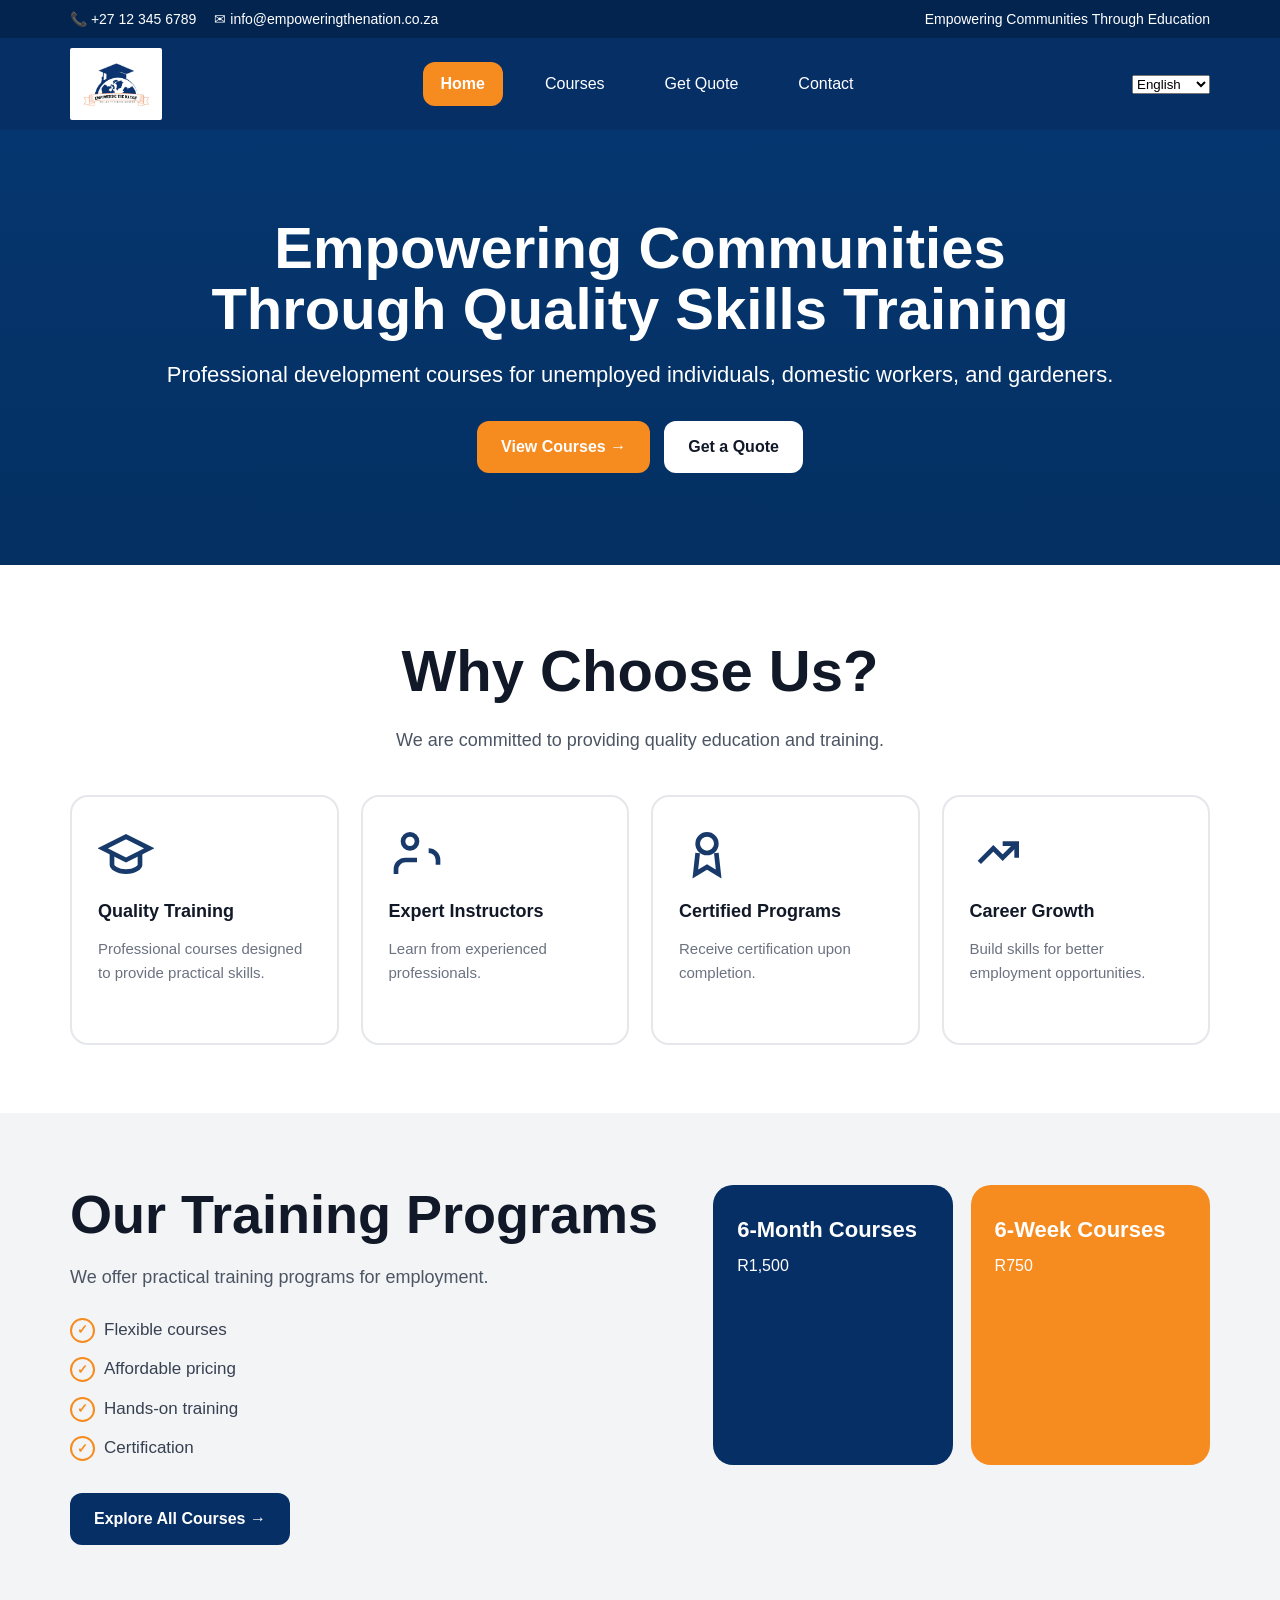
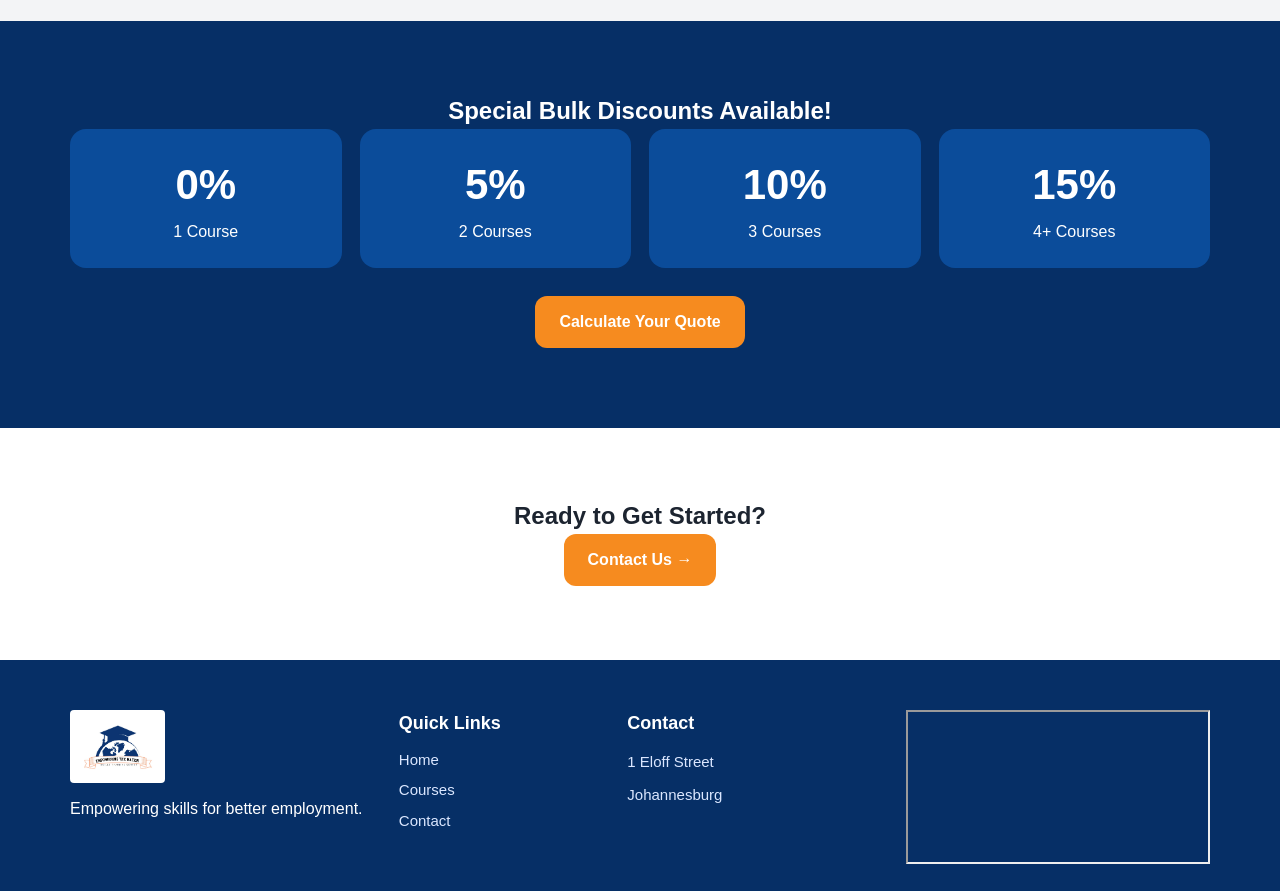
<file: index.html>
<!DOCTYPE html>
<html lang="en">
<head>
  <meta charset="UTF-8" />
  <meta name="viewport" content="width=device-width, initial-scale=1.0"/>
  <title>Empowering the Nation | Home</title>
  <link rel="stylesheet" href="styles.css"/>
</head>
<body>

<!-- TOP BAR -->
<div class="top-bar" id="top-bar">
  <div class="container top-bar-inner" id="top-bar-inner">

    <div class="top-left" id="top-left">
      <span id="phone-text">📞 +27 12 345 6789</span>
      <span id="email-text">✉ info@empoweringthenation.co.za</span>
    </div>

    <div class="top-right" id="top-right">
      <span id="top-message">Empowering Communities Through Education</span>
    </div>

  </div>
</div>

<!-- HEADER -->
<header class="main-header" id="main-header">

  <div class="container nav-wrap" id="nav-wrap">

    <img 
      src="images/logo.png" 
      class="logo-img"
      id="logo-img"
      alt="Empowering the Nation Logo"
    />

    <!-- NAVIGATION -->
    <nav class="main-nav" id="main-nav">
      <a class="nav-link active" id="nav-home" href="index.html">Home</a>
      <a class="nav-link" id="nav-courses" href="training-programs.html">Courses</a>
      <a class="nav-link" id="nav-quote" href="get-quote.html">Get Quote</a>
      <a class="nav-link" id="nav-contact" href="contact.html">Contact</a>
    </nav>

   <select id="language">
  <option value="en">English</option>
  <option value="zu">Zulu</option>
  <option value="xh">Xhosa</option>
  <option value="af">Afrikaans</option>
  <option value="st">Sesotho</option>
</select>

  </div>

</header>

<!-- HERO SECTION -->
<section class="hero" id="hero-section">

  <div class="container" id="hero-container">

    <h1 id="hero-title">
      Empowering Communities Through Quality Skills Training
    </h1>

    <p class="hero-text" id="hero-text">
      Professional development courses for unemployed individuals, domestic workers, and gardeners.
    </p>

    <div class="hero-buttons" id="hero-buttons">

      <a 
        href="training-programs.html" 
        class="btn btn-primary"
        id="view-courses-btn"
      >
        View Courses →
      </a>

      <a 
        href="get-quote.html" 
        class="btn btn-light"
        id="get-quote-btn"
      >
        Get a Quote
      </a>

    </div>

  </div>

</section>

<!-- WHY SECTION -->
<section class="why-section" id="why-section">

  <div class="container" id="why-container">

    <h2 id="why-title">Why Choose Us?</h2>

    <p class="section-subtext" id="why-text">
      We are committed to providing quality education and training.
    </p>

    <!-- FEATURES -->
    <div class="features-grid" id="features-grid">

      <!-- FEATURE 1 -->
      <div class="feature-card" id="feature-card-1">

        <div class="feature-icon" id="feature-icon-1">
          <svg viewBox="0 0 24 24" stroke="currentColor" fill="none" stroke-width="2">
            <path d="M2 10l10-5 10 5-10 5-10-5z"></path>
            <path d="M6 12v5c0 1 2 3 6 3s6-2 6-3v-5"></path>
          </svg>
        </div>

        <h3 id="quality-title">Quality Training</h3>

        <p id="quality-text">
          Professional courses designed to provide practical skills.
        </p>

      </div>

      <!-- FEATURE 2 -->
      <div class="feature-card" id="feature-card-2">

        <div class="feature-icon" id="feature-icon-2">
          <svg viewBox="0 0 24 24" stroke="currentColor" fill="none" stroke-width="2">
            <circle cx="9" cy="7" r="3"></circle>
            <path d="M17 11a4 4 0 0 1 4 4v2"></path>
            <path d="M3 21v-2a4 4 0 0 1 4-4h5"></path>
          </svg>
        </div>

        <h3 id="expert-title">Expert Instructors</h3>

        <p id="expert-text">
          Learn from experienced professionals.
        </p>

      </div>

      <!-- FEATURE 3 -->
      <div class="feature-card" id="feature-card-3">

        <div class="feature-icon" id="feature-icon-3">
          <svg viewBox="0 0 24 24" stroke="currentColor" fill="none" stroke-width="2">
            <circle cx="12" cy="8" r="4"></circle>
            <path d="M8 12l-1 9 5-3 5 3-1-9"></path>
          </svg>
        </div>

        <h3 id="certified-title">Certified Programs</h3>

        <p id="certified-text">
          Receive certification upon completion.
        </p>

      </div>

      <!-- FEATURE 4 -->
      <div class="feature-card" id="feature-card-4">

        <div class="feature-icon" id="feature-icon-4">
          <svg viewBox="0 0 24 24" stroke="currentColor" fill="none" stroke-width="2">
            <path d="M4 16l6-6 4 4 6-6"></path>
            <path d="M14 8h6v6"></path>
          </svg>
        </div>

        <h3 id="career-title">Career Growth</h3>

        <p id="career-text">
          Build skills for better employment opportunities.
        </p>

      </div>

    </div>

  </div>

</section>

<!-- TRAINING PROGRAMS -->
<section class="programs-preview" id="programs-preview">

  <div class="container preview-wrap" id="preview-wrap">

    <!-- LEFT -->
    <div class="preview-left" id="preview-left">

      <h2 id="programs-title">Our Training Programs</h2>

      <p id="programs-text">
        We offer practical training programs for employment.
      </p>

      <ul class="benefits-list" id="benefits-list">
        <li id="benefit-1">Flexible courses</li>
        <li id="benefit-2">Affordable pricing</li>
        <li id="benefit-3">Hands-on training</li>
        <li id="benefit-4">Certification</li>
      </ul>

      <a href="#" class="btn preview-btn" id="explore-courses-btn">
        Explore All Courses →
      </a>

    </div>

    <!-- RIGHT -->
    <div class="preview-right" id="preview-right">

      <div class="price-card blue-card" id="six-month-card">
        <h3 id="six-month-title">6-Month Courses</h3>
        <p id="six-month-price">R1,500</p>
      </div>

      <div class="price-card orange-card" id="six-week-card">
        <h3 id="six-week-title">6-Week Courses</h3>
        <p id="six-week-price">R750</p>
      </div>

    </div>

  </div>

</section>

<!-- BULK DISCOUNTS -->
<section class="bulk-home-section" id="bulk-home-section">

  <div class="container" id="bulk-container">

    <h2 id="bulk-title">Special Bulk Discounts Available!</h2>

    <div class="bulk-home-grid" id="bulk-grid">

      <div class="bulk-home-card" id="bulk-card-1">
        <strong id="discount-1">0%</strong>
        <span id="discount-text-1">1 Course</span>
      </div>

      <div class="bulk-home-card" id="bulk-card-2">
        <strong id="discount-2">5%</strong>
        <span id="discount-text-2">2 Courses</span>
      </div>

      <div class="bulk-home-card" id="bulk-card-3">
        <strong id="discount-3">10%</strong>
        <span id="discount-text-3">3 Courses</span>
      </div>

      <div class="bulk-home-card" id="bulk-card-4">
        <strong id="discount-4">15%</strong>
        <span id="discount-text-4">4+ Courses</span>
      </div>

    </div>

    <a href="#" class="btn bulk-home-btn" id="calculate-quote-btn">
      Calculate Your Quote
    </a>

  </div>

</section>

<!-- READY SECTION -->
<section class="ready-white-section" id="ready-section">

  <div class="container" id="ready-container">

    <h2 id="ready-title">Ready to Get Started?</h2>

    <a href="#" class="btn btn-primary" id="contact-btn">
      Contact Us →
    </a>

  </div>

</section>

<!-- FOOTER -->
<footer class="site-footer" id="site-footer">

  <div class="container footer-grid" id="footer-grid">

    <!-- FOOTER LOGO -->
    <div id="footer-about">

      <img 
        src="images/logo.png" 
        class="footer-logo-img"
        id="footer-logo"
        alt="Footer Logo"
      />

      <p id="footer-description">
        Empowering skills for better employment.
      </p>

    </div>

    <!-- FOOTER LINKS -->
    <div class="footer-links" id="footer-links">

      <h4 id="footer-links-title">Quick Links</h4>

      <a href="#" id="footer-home-link">Home</a>
      <a href="#" id="footer-courses-link">Courses</a>
      <a href="#" id="footer-contact-link">Contact</a>

    </div>

    <!-- FOOTER CONTACT -->
    <div class="footer-contact" id="footer-contact">

      <h4 id="footer-contact-title">Contact</h4>

      <p id="footer-address-1">1 Eloff Street</p>
      <p id="footer-address-2">Johannesburg</p>

    </div>

    <!-- MAP -->
    <div class="footer-map" id="footer-map">

      <iframe 
        id="map-frame"
        src="https://www.google.com/maps?q=Johannesburg&output=embed">
      </iframe>

    </div>

  </div>

</footer>

<script>
document.addEventListener("DOMContentLoaded", () => {

 const translations = {
  en: {
    phone: "📞 +27 12 345 6789",
    email: "✉ info@empoweringthenation.co.za",
    topMessage: "Empowering Communities Through Education",

    navHome: "Home",
    navCourses: "Courses",
    navQuote: "Get Quote",
    navContact: "Contact",

    heroTitle: "Empowering Communities Through Quality Skills Training",
    heroText: "Professional development courses for unemployed individuals, domestic workers, and gardeners.",
    viewCourses: "View Courses →",
    getQuote: "Get a Quote",

    whyTitle: "Why Choose Us?",
    whyText: "We are committed to providing quality education and training.",

    qualityTitle: "Quality Training",
    qualityText: "Professional courses designed to provide practical skills.",

    expertTitle: "Expert Instructors",
    expertText: "Learn from experienced professionals.",

    certifiedTitle: "Certified Programs",
    certifiedText: "Receive certification upon completion.",

    careerTitle: "Career Growth",
    careerText: "Build skills for better employment opportunities.",

    programsTitle: "Our Training Programs",
    programsText: "We offer practical training programs for employment.",

    benefit1: "Flexible courses",
    benefit2: "Affordable pricing",
    benefit3: "Hands-on training",
    benefit4: "Certification",

    exploreCourses: "Explore All Courses →",

    sixMonth: "6-Month Courses",
    sixWeek: "6-Week Courses",

    bulkTitle: "Special Bulk Discounts Available!",
    discount1: "1 Course",
    discount2: "2 Courses",
    discount3: "3 Courses",
    discount4: "4+ Courses",

    calculateQuote: "Calculate Your Quote",

    readyTitle: "Ready to Get Started?",
    contactBtn: "Contact Us →",

    footerDesc: "Empowering skills for better employment.",
    quickLinks: "Quick Links",
    footerContact: "Contact"
  },

  zu: {
    phone: "📞 +27 12 345 6789",
    email: "✉ info@empoweringthenation.co.za",
    topMessage: "Sithuthukisa imiphakathi ngemfundo",

    navHome: "Ikhaya",
    navCourses: "Izifundo",
    navQuote: "Thola i-Quote",
    navContact: "Xhumana",

    heroTitle: "Sithuthukisa imiphakathi ngamakhono asezingeni eliphezulu",
    heroText: "Izifundo zokuthuthukisa amakhono abantu abangasebenzi, abasebenzi basekhaya nabalimi.",
    viewCourses: "Buka Izifundo →",
    getQuote: "Thola i-Quote",

    whyTitle: "Kungani ukhethe thina?",
    whyText: "Sizinikele ekunikezeni imfundo esezingeni eliphezulu.",

    qualityTitle: "Ukuqeqeshwa Okuseqophelweni",
    qualityText: "Izifundo ezikwenza uthole amakhono asebenzayo.",

    expertTitle: "Abafundisi Abanolwazi",
    expertText: "Funda kochwepheshe.",

    certifiedTitle: "Izitifiketi Ezisemthethweni",
    certifiedText: "Uthola isitifiketi uma uqeda.",

    careerTitle: "Ukuthuthuka Komsebenzi",
    careerText: "Yakha amakhono akho emisebenzi engcono.",

    programsTitle: "Izinhlelo Zethu Zokuqeqesha",
    programsText: "Sinikeza ukuqeqeshwa okusebenzayo.",

    benefit1: "Izifundo eziguquguqukayo",
    benefit2: "Izindleko eziphansi",
    benefit3: "Ukuqeqeshwa okusebenzayo",
    benefit4: "Isitifiketi",

    exploreCourses: "Buka Zonke Izifundo →",

    sixMonth: "Izifundo Zonyaka",
    sixWeek: "Izifundo Zamasonto Ayisi-6",

    bulkTitle: "Izaphulelo Ezikhethekile!",
    discount1: "Isifundo 1",
    discount2: "Izifundo 2",
    discount3: "Izifundo 3",
    discount4: "4+ Izifundo",

    calculateQuote: "Bala i-Quote Yakho",

    readyTitle: "Usukulungele Ukuqala?",
    contactBtn: "Xhumana Nathi →",

    footerDesc: "Sithuthukisa amakhono omsebenzi ongcono.",
    quickLinks: "Izixhumanisi",
    footerContact: "Xhumana"
  },

  // XHOSA
  xh: {
    phone: "📞 +27 12 345 6789",
    email: "✉ info@empoweringthenation.co.za",
    topMessage: "Siphuhlisa uluntu ngemfundo",

    navHome: "Ekhaya",
    navCourses: "Izifundo",
    navQuote: "Fumana i-Quote",
    navContact: "Qhagamshelana",

    heroTitle: "Siphuhlisa uluntu ngezakhono ezisemgangathweni",
    heroText: "Izifundo zophuhliso kubantu abangaphangeliyo, abasebenzi basekhaya nabalimi.",
    viewCourses: "Jonga Izifundo →",
    getQuote: "Fumana i-Quote",

    whyTitle: "Kutheni ukhetha thina?",
    whyText: "Sizibophelele kwimfundo esemgangathweni.",

    qualityTitle: "Uqeqesho olusemgangathweni",
    qualityText: "Izifundo ezikunika izakhono ezisebenzayo.",

    expertTitle: "Abafundisi abanamava",
    expertText: "Funda kwiingcali.",

    certifiedTitle: "Iinkqubo eziqinisekisiweyo",
    certifiedText: "Fumana isatifikethi xa ugqibile.",

    careerTitle: "Uphuhliso lomsebenzi",
    careerText: "Yakha izakhono zomsebenzi ongcono.",

    programsTitle: "Iinkqubo zethu zoqeqesho",
    programsText: "Sinikezela ngoqeqesho olusebenzayo.",

    benefit1: "Izifundo eziguquguqukayo",
    benefit2: "Amaxabiso afikelelekayo",
    benefit3: "Uqeqesho olusebenzayo",
    benefit4: "Isatifikethi",

    exploreCourses: "Jonga zonke izifundo →",

    sixMonth: "Iinyanga ezi-6",
    sixWeek: "Iiveki ezi-6",

    bulkTitle: "Izaphulelo ezikhethekileyo!",
    discount1: "Isifundo 1",
    discount2: "Izifundo 2",
    discount3: "Izifundo 3",
    discount4: "4+ Izifundo",

    calculateQuote: "Bala i-Quote yakho",

    readyTitle: "Ulungele ukuqala?",
    contactBtn: "Qhagamshelana nathi →",

    footerDesc: "Siphuhlisa izakhono zomsebenzi ongcono.",
    quickLinks: "Iikhonkco",
    footerContact: "Qhagamshelana"
  },

  // AFRIKAANS
  af: {
    phone: "📞 +27 12 345 6789",
    email: "✉ info@empoweringthenation.co.za",
    topMessage: "Bemagtig gemeenskappe deur onderwys",

    navHome: "Tuis",
    navCourses: "Kursusse",
    navQuote: "Kry Kwotasie",
    navContact: "Kontak",

    heroTitle: "Bemagtig gemeenskappe met kwaliteit vaardigheidsopleiding",
    heroText: "Professionele kursusse vir werklose individue, huishulpe en tuiniers.",
    viewCourses: "Sien Kursusse →",
    getQuote: "Kry Kwotasie",

    whyTitle: "Hoekom ons kies?",
    whyText: "Ons bied kwaliteit onderwys en opleiding.",

    qualityTitle: "Kwaliteit opleiding",
    qualityText: "Praktiese vaardighede-gedrewe kursusse.",

    expertTitle: "Deskundige instrukteurs",
    expertText: "Leer van ervare professionele mense.",

    certifiedTitle: "Gesertifiseerde programme",
    certifiedText: "Ontvang sertifisering na voltooiing.",

    careerTitle: "Loopbaangroei",
    careerText: "Bou vaardighede vir beter werk.",

    programsTitle: "Ons opleidingsprogramme",
    programsText: "Praktiese opleiding vir werk.",

    benefit1: "Buigsame kursusse",
    benefit2: "Bekostigbaar",
    benefit3: "Praktiese opleiding",
    benefit4: "Sertifisering",

    exploreCourses: "Verken kursusse →",

    sixMonth: "6 Maande kursusse",
    sixWeek: "6 weke kursusse",

    bulkTitle: "Spesiale afslag beskikbaar!",
    discount1: "1 Kursus",
    discount2: "2 Kursusse",
    discount3: "3 Kursusse",
    discount4: "4+ Kursusse",

    calculateQuote: "Bereken jou kwotasie",

    readyTitle: "Gereed om te begin?",
    contactBtn: "Kontak Ons →",

    footerDesc: "Bemagtig vaardighede vir beter werk.",
    quickLinks: "Vinnige skakels",
    footerContact: "Kontak"
  },

  // SESOTHO
  st: {
    phone: "📞 +27 12 345 6789",
    email: "✉ info@empoweringthenation.co.za",
    topMessage: "Re matlafatsa sechaba ka thuto",

    navHome: "Lehae",
    navCourses: "Lithuto",
    navQuote: "Fumana Quote",
    navContact: "Ikopanye",

    heroTitle: "Re matlafatsa sechaba ka koetliso ea litsebo",
    heroText: "Lithuto tsa batho ba hlokang mosebetsi, basebetsi ba malapeng le balemi.",
    viewCourses: "Sheba Lithuto →",
    getQuote: "Fumana Quote",

    whyTitle: "Hobaneng re khethoe?",
    whyText: "Re ikemiselitse ho fana ka thuto ea boleng.",

    qualityTitle: "Koetliso ea boleng",
    qualityText: "Lithuto tsa litsebo tse sebetsang.",

    expertTitle: "Bakoetlisi ba nang le boiphihlelo",
    expertText: "Ithute ho litsebi.",

    certifiedTitle: "Mananeo a netefalitsoeng",
    certifiedText: "Fumana setifikeiti ha u qeta.",

    careerTitle: "Khatelo-pele ea mosebetsi",
    careerText: "Haha litsebo tsa mosebetsi o betere.",

    programsTitle: "Mananeo a rona a koetliso",
    programsText: "Koetliso e sebetsang bakeng sa mosebetsi.",

    benefit1: "Lithuto tse feto-fetohang",
    benefit2: "Theko e tlase",
    benefit3: "Koetliso e sebetsang",
    benefit4: "Setifikeiti",

    exploreCourses: "Sheba lithuto tsohle →",

    sixMonth: "Likhoeli tse 6",
    sixWeek: "Libeke tse 6",

    bulkTitle: "Theolelo e khethehileng!",
    discount1: "Thuto e le 1",
    discount2: "Lithuto tse 2",
    discount3: "Lithuto tse 3",
    discount4: "4+ Lithuto",

    calculateQuote: "Bala Quote ea hau",

    readyTitle: "U loketse ho qala?",
    contactBtn: "Ikopanye →",

    footerDesc: "Re matlafatsa litsebo tsa mosebetsi o betere.",
    quickLinks: "Lihokelo",
    footerContact: "Ikopanye"
  }
};

  const elements = {
    phone: document.getElementById("phone-text"),
    email: document.getElementById("email-text"),
    topMessage: document.getElementById("top-message"),

    navHome: document.getElementById("nav-home"),
    navCourses: document.getElementById("nav-courses"),
    navQuote: document.getElementById("nav-quote"),
    navContact: document.getElementById("nav-contact"),

    heroTitle: document.getElementById("hero-title"),
    heroText: document.getElementById("hero-text"),
    viewCourses: document.getElementById("view-courses-btn"),
    getQuote: document.getElementById("get-quote-btn"),

    whyTitle: document.getElementById("why-title"),
    whyText: document.getElementById("why-text"),

    qualityTitle: document.getElementById("quality-title"),
    qualityText: document.getElementById("quality-text"),

    expertTitle: document.getElementById("expert-title"),
    expertText: document.getElementById("expert-text"),

    certifiedTitle: document.getElementById("certified-title"),
    certifiedText: document.getElementById("certified-text"),

    careerTitle: document.getElementById("career-title"),
    careerText: document.getElementById("career-text"),

    programsTitle: document.getElementById("programs-title"),
    programsText: document.getElementById("programs-text"),

    benefit1: document.getElementById("benefit-1"),
    benefit2: document.getElementById("benefit-2"),
    benefit3: document.getElementById("benefit-3"),
    benefit4: document.getElementById("benefit-4"),

    exploreCourses: document.getElementById("explore-courses-btn"),

    sixMonth: document.getElementById("six-month-title"),
    sixWeek: document.getElementById("six-week-title"),

    bulkTitle: document.getElementById("bulk-title"),

    discount1: document.getElementById("discount-text-1"),
    discount2: document.getElementById("discount-text-2"),
    discount3: document.getElementById("discount-text-3"),
    discount4: document.getElementById("discount-text-4"),

    calculateQuote: document.getElementById("calculate-quote-btn"),

    readyTitle: document.getElementById("ready-title"),
    contactBtn: document.getElementById("contact-btn"),

    footerDesc: document.getElementById("footer-description"),
    quickLinks: document.getElementById("footer-links-title"),
    footerContact: document.getElementById("footer-contact-title")
  };

  const languageSelect = document.getElementById("language");

  function setLanguage(lang) {
    const t = translations[lang];
    if (!t) return;

    Object.keys(elements).forEach(key => {
      if (elements[key] && t[key]) {
        elements[key].textContent = t[key];
      }
    });
  }

  languageSelect.addEventListener("change", (e) => {
  setLanguage(e.target.value);
});

});
</script>

</body>
</html>
</file>
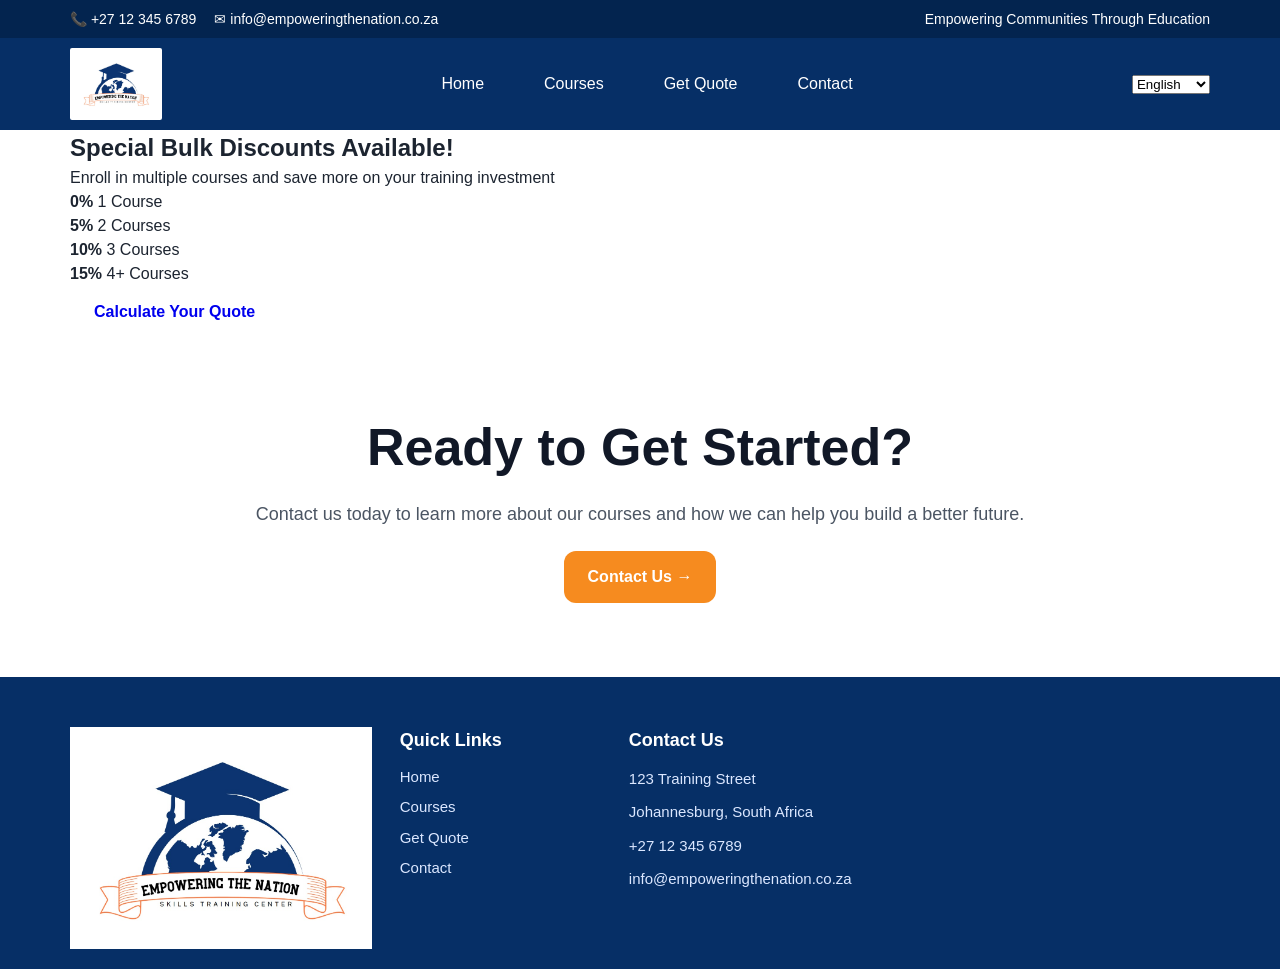
<file: bulk-discounts.html>
<!DOCTYPE html>
<html lang="en">
<head>
  <meta charset="UTF-8" />
  <meta name="viewport" content="width=device-width, initial-scale=1.0" />
  <title>Empowering the Nation | Bulk Discounts</title>
  <meta name="description" content="View bulk discounts for multiple course registrations at Empowering the Nation." />
  <link rel="stylesheet" href="styles.css" />
</head>
<body>

<!-- TOP BAR -->
<div class="top-bar">
  <div class="container top-bar-inner">

    <div class="top-left">
      <span id="phone-text">📞 +27 12 345 6789</span>
      <span id="email-text">✉ info@empoweringthenation.co.za</span>
    </div>

    <div class="top-right">
      <span id="top-message">Empowering Communities Through Education</span>
    </div>

  </div>
</div>

<!-- HEADER -->
<header class="main-header">
  <div class="container nav-wrap">

    <div class="logo-area">
      <img src="images/logo.png" alt="Empowering the Nation Logo" class="logo-img" />
    </div>

    <nav class="main-nav">
      <a href="index.html" class="nav-link" id="nav-home">Home</a>
      <a href="training-programs.html" class="nav-link" id="nav-courses">Courses</a>
      <a href="get-quote.html" class="nav-link" id="nav-quote">Get Quote</a>
      <a href="contact.html" class="nav-link" id="nav-contact">Contact</a>
    </nav>

    <select id="language">
      <option value="en">English</option>
      <option value="zu">Zulu</option>
      <option value="xh">Xhosa</option>
      <option value="af">Afrikaans</option>
      <option value="st">Sesotho</option>
    </select>

  </div>
</header>

<!-- BULK SECTION -->
<section class="bulk-page-section">
  <div class="container">

    <div class="bulk-page-box">

      <h1 id="bulk-title">Special Bulk Discounts Available!</h1>

      <p id="bulk-text">
        Enroll in multiple courses and save more on your training investment
      </p>

      <div class="bulk-grid">

        <div class="bulk-card">
          <strong id="discount-1">0%</strong>
          <span id="discount-text-1">1 Course</span>
        </div>

        <div class="bulk-card">
          <strong id="discount-2">5%</strong>
          <span id="discount-text-2">2 Courses</span>
        </div>

        <div class="bulk-card">
          <strong id="discount-3">10%</strong>
          <span id="discount-text-3">3 Courses</span>
        </div>

        <div class="bulk-card">
          <strong id="discount-4">15%</strong>
          <span id="discount-text-4">4+ Courses</span>
        </div>

      </div>

      <a href="get-quote.html" class="btn bulk-quote-btn" id="bulk-btn">
        Calculate Your Quote
      </a>

    </div>

  </div>
</section>

<!-- READY SECTION -->
<section class="ready-white-section">
  <div class="container ready-white-box">

    <h2 id="ready-title">Ready to Get Started?</h2>

    <p id="ready-text">
      Contact us today to learn more about our courses and how we can help you build a better future.
    </p>

    <a href="contact.html" class="btn btn-primary" id="contact-btn">
      Contact Us →
    </a>

  </div>
</section>

<!-- FOOTER -->
<footer class="site-footer">
  <div class="container footer-grid">

    <div class="footer-logo">
      <img src="images/logo.png" alt="Empowering the Nation Logo" />
    </div>

    <div class="footer-links">
      <h4 id="footer-links-title">Quick Links</h4>
      <a href="index.html">Home</a>
      <a href="training-programs.html">Courses</a>
      <a href="get-quote.html">Get Quote</a>
      <a href="contact.html">Contact</a>
    </div>

    <div class="footer-contact">
      <h4 id="footer-contact-title">Contact Us</h4>
      <p>123 Training Street</p>
      <p>Johannesburg, South Africa</p>
      <p>+27 12 345 6789</p>
      <p>info@empoweringthenation.co.za</p>
    </div>

  </div>
</footer>

<!-- 🌍 TRANSLATOR SCRIPT -->
<script>
document.addEventListener("DOMContentLoaded", () => {

  const translations = {
    en: {
      phone: "📞 +27 12 345 6789",
      email: "✉ info@empoweringthenation.co.za",
      topMessage: "Empowering Communities Through Education",

      navHome: "Home",
      navCourses: "Courses",
      navQuote: "Get Quote",
      navContact: "Contact",

      bulkTitle: "Special Bulk Discounts Available!",
      bulkText: "Enroll in multiple courses and save more on your training investment",

      discount1: "1 Course",
      discount2: "2 Courses",
      discount3: "3 Courses",
      discount4: "4+ Courses",

      bulkBtn: "Calculate Your Quote",

      readyTitle: "Ready to Get Started?",
      readyText: "Contact us today to learn more about our courses and how we can help you build a better future.",

      contactBtn: "Contact Us →",

      footerLinks: "Quick Links",
      footerContact: "Contact Us"
    },

    zu: {
      phone: "📞 +27 12 345 6789",
      email: "✉ info@empoweringthenation.co.za",
      topMessage: "Sithuthukisa imiphakathi ngemfundo",

      navHome: "Ikhaya",
      navCourses: "Izifundo",
      navQuote: "Thola i-Quote",
      navContact: "Xhumana",

      bulkTitle: "Izaphulelo Ezikhethekile!",
      bulkText: "Bhalisa ezifundweni eziningi ukuze wonge imali",

      discount1: "Isifundo 1",
      discount2: "Izifundo 2",
      discount3: "Izifundo 3",
      discount4: "4+ Izifundo",

      bulkBtn: "Bala i-Quote Yakho",

      readyTitle: "Usukulungele Ukuqala?",
      readyText: "Xhumana nathi ukuze ufunde kabanzi.",

      contactBtn: "Xhumana Nathi →",

      footerLinks: "Izixhumanisi",
      footerContact: "Xhumana Nathi"
    },

    xh: {
      phone: "📞 +27 12 345 6789",
      email: "✉ info@empoweringthenation.co.za",
      topMessage: "Siphuhlisa uluntu ngemfundo",

      navHome: "Ekhaya",
      navCourses: "Izifundo",
      navQuote: "Fumana i-Quote",
      navContact: "Qhagamshelana",

      bulkTitle: "Izaphulelo ezikhethekileyo!",
      bulkText: "Bhalisela izifundo ezininzi ukuze wonge",

      discount1: "Isifundo 1",
      discount2: "Isifundo 2",
      discount3: "Isifundo 3",
      discount4: "4+ Izifundo",

      bulkBtn: "Bala i-Quote yakho",

      readyTitle: "Ulungele ukuqala?",
      readyText: "Qhagamshelana nathi ukuze ufunde ngakumbi.",

      contactBtn: "Qhagamshelana →",

      footerLinks: "Iikhonkco",
      footerContact: "Qhagamshelana"
    },

    af: {
      phone: "📞 +27 12 345 6789",
      email: "✉ info@empoweringthenation.co.za",
      topMessage: "Bemagtig gemeenskappe deur onderwys",

      navHome: "Tuis",
      navCourses: "Kursusse",
      navQuote: "Kry Kwotasie",
      navContact: "Kontak",

      bulkTitle: "Spesiale afslag beskikbaar!",
      bulkText: "Skryf in vir verskeie kursusse en spaar geld",

      discount1: "1 Kursus",
      discount2: "2 Kursusse",
      discount3: "3 Kursusse",
      discount4: "4+ Kursusse",

      bulkBtn: "Bereken Kwotasie",

      readyTitle: "Gereed om te begin?",
      readyText: "Kontak ons vandag.",

      contactBtn: "Kontak Ons →",

      footerLinks: "Vinnige skakels",
      footerContact: "Kontak Ons"
    },

    st: {
      phone: "📞 +27 12 345 6789",
      email: "✉ info@empoweringthenation.co.za",
      topMessage: "Re matlafatsa sechaba ka thuto",

      navHome: "Lehae",
      navCourses: "Lithuto",
      navQuote: "Fumana Quote",
      navContact: "Ikopanye",

      bulkTitle: "Theolelo e khethehileng!",
      bulkText: "Ngolisa lithutong tse ngata u boloke chelete",

      discount1: "Thuto e le 1",
      discount2: "Lithuto tse 2",
      discount3: "Lithuto tse 3",
      discount4: "4+ Lithuto",

      bulkBtn: "Bala Quote",

      readyTitle: "U loketse ho qala?",
      readyText: "Ikopanye le rona.",

      contactBtn: "Ikopanye →",

      footerLinks: "Lihokelo",
      footerContact: "Ikopanye"
    }
  };

  const elements = {
    phone: document.getElementById("phone-text"),
    email: document.getElementById("email-text"),
    topMessage: document.getElementById("top-message"),

    navHome: document.getElementById("nav-home"),
    navCourses: document.getElementById("nav-courses"),
    navQuote: document.getElementById("nav-quote"),
    navContact: document.getElementById("nav-contact"),

    bulkTitle: document.getElementById("bulk-title"),
    bulkText: document.getElementById("bulk-text"),

    discount1: document.getElementById("discount-text-1"),
    discount2: document.getElementById("discount-text-2"),
    discount3: document.getElementById("discount-text-3"),
    discount4: document.getElementById("discount-text-4"),

    bulkBtn: document.getElementById("bulk-btn"),

    readyTitle: document.getElementById("ready-title"),
    readyText: document.getElementById("ready-text"),

    contactBtn: document.getElementById("contact-btn"),

    footerLinks: document.getElementById("footer-links-title"),
    footerContact: document.getElementById("footer-contact-title")
  };

  const languageSelect = document.getElementById("language");

  function setLanguage(lang) {
    const t = translations[lang];
    if (!t) return;

    for (let key in elements) {
      if (elements[key] && t[key]) {
        elements[key].textContent = t[key];
      }
    }
  }

  languageSelect.addEventListener("change", (e) => {
    setLanguage(e.target.value);
  });

});
</script>

</body>
</html>
</file>
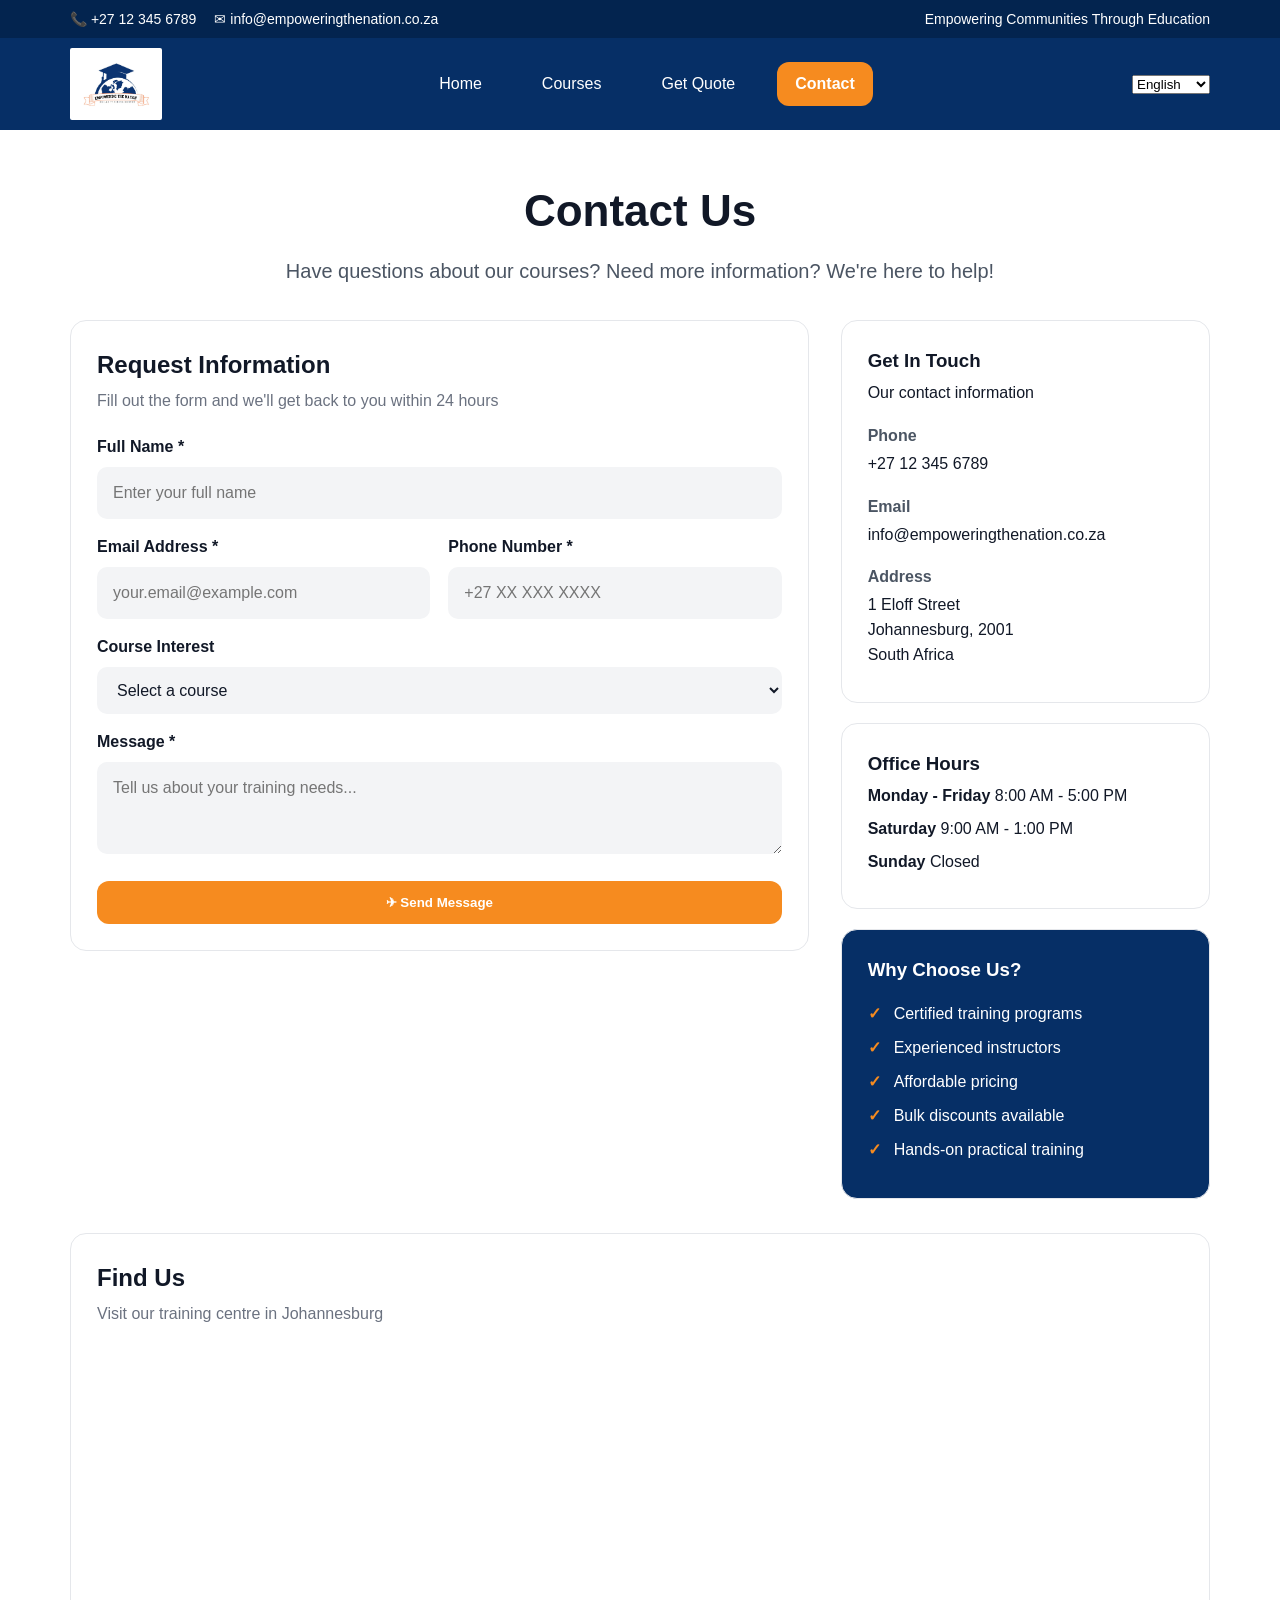
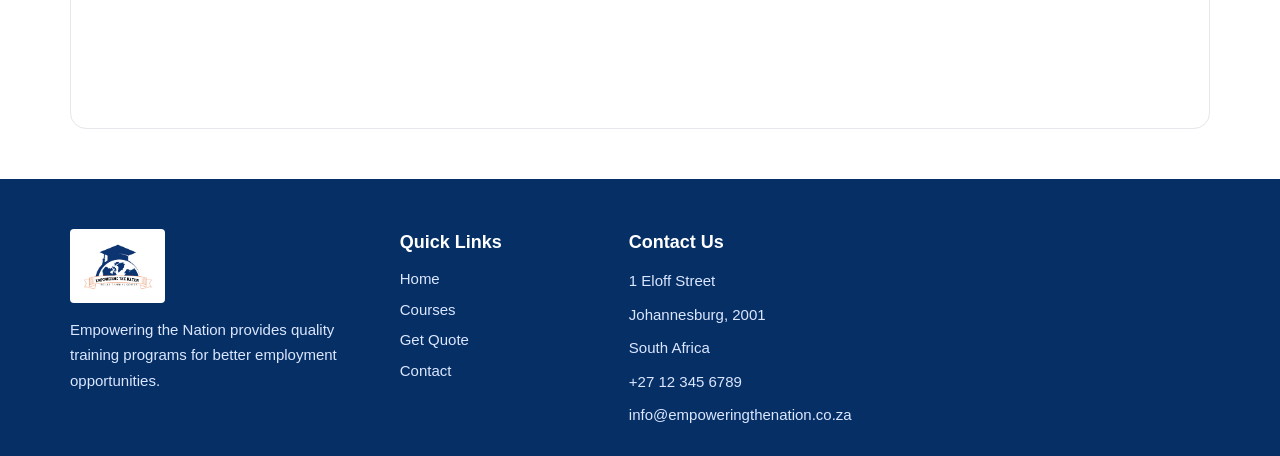
<file: contact.html>
<!DOCTYPE html>
<html lang="en">
<head>
  <meta charset="UTF-8" />
  <meta name="viewport" content="width=device-width, initial-scale=1.0" />
  <title>Empowering the Nation | Contact</title>
  <link rel="stylesheet" href="styles.css" />
</head>

<body>

<!-- TOP BAR -->
<div class="top-bar">
  <div class="container top-bar-inner">

    <div class="top-left">
      <span id="phone-text">📞 +27 12 345 6789</span>
      <span id="email-text">✉ info@empoweringthenation.co.za</span>
    </div>

    <div class="top-right">
      <span id="top-message">Empowering Communities Through Education</span>
    </div>

  </div>
</div>

<!-- HEADER -->
<header class="main-header">
  <div class="container nav-wrap">

    <div class="logo-area">
      <img src="images/logo.png" alt="Empowering the Nation Logo" class="logo-img" />
    </div>

    <nav class="main-nav">
      <a href="index.html" class="nav-link" id="nav-home">Home</a>
      <a href="training-programs.html" class="nav-link" id="nav-courses">Courses</a>
      <a href="get-quote.html" class="nav-link" id="nav-quote">Get Quote</a>
      <a href="contact.html" class="nav-link active" id="nav-contact">Contact</a>
    </nav>

    <select id="language">
      <option value="en">English</option>
      <option value="zu">Zulu</option>
      <option value="xh">Xhosa</option>
      <option value="af">Afrikaans</option>
      <option value="st">Sesotho</option>
    </select>

  </div>
</header>

<!-- PAGE TITLE -->
<main class="contact-page">

  <section class="contact-title container">
    <h1 id="contact-title">Contact Us</h1>
    <p id="contact-subtitle">
      Have questions about our courses? Need more information? We're here to help!
    </p>
  </section>

  <!-- CONTACT LAYOUT -->
  <section class="container contact-layout">

    <!-- FORM -->
    <div class="contact-form-card">

      <h2 id="form-title">Request Information</h2>
      <p id="form-subtitle">Fill out the form and we'll get back to you within 24 hours</p>

      <form>

        <label id="label-name">Full Name *</label>
        <input type="text" placeholder="Enter your full name" />

        <div class="form-two">

          <div>
            <label id="label-email">Email Address *</label>
            <input type="email" placeholder="your.email@example.com" />
          </div>

          <div>
            <label id="label-phone">Phone Number *</label>
            <input type="tel" placeholder="+27 XX XXX XXXX" />
          </div>

        </div>

        <label id="label-course">Course Interest</label>
        <select>
          <option>Select a course</option>
          <option>First Aid</option>
          <option>Sewing</option>
          <option>Landscaping</option>
          <option>Life Skills</option>
          <option>Child Minding</option>
          <option>Cooking</option>
          <option>Garden Maintenance</option>
        </select>

        <label id="label-message">Message *</label>
        <textarea placeholder="Tell us about your training needs..."></textarea>

        <button type="button" class="btn btn-primary form-btn" id="send-btn">
          ✈ Send Message
        </button>

      </form>
    </div>

    <!-- SIDE PANEL -->
    <aside class="contact-side">

      <div class="side-card">
        <h3 id="get-in-touch">Get In Touch</h3>
        <p class="side-subtitle" id="contact-info-title">Our contact information</p>

        <h4 id="phone-title">Phone</h4>
        <p>+27 12 345 6789</p>

        <h4 id="email-title">Email</h4>
        <p>info@empoweringthenation.co.za</p>

        <h4 id="address-title">Address</h4>
        <p>
          1 Eloff Street<br>
          Johannesburg, 2001<br>
          South Africa
        </p>
      </div>

      <div class="side-card">
        <h3 id="hours-title">Office Hours</h3>
        <p><strong>Monday - Friday</strong> 8:00 AM - 5:00 PM</p>
        <p><strong>Saturday</strong> 9:00 AM - 1:00 PM</p>
        <p><strong>Sunday</strong> Closed</p>
      </div>

      <div class="side-card dark-card">
        <h3 id="why-title">Why Choose Us?</h3>
        <ul id="why-list">
          <li>Certified training programs</li>
          <li>Experienced instructors</li>
          <li>Affordable pricing</li>
          <li>Bulk discounts available</li>
          <li>Hands-on practical training</li>
        </ul>
      </div>

    </aside>

  </section>

  <!-- MAP -->
  <section class="container find-us-card">

    <h2 id="find-title">Find Us</h2>
    <p id="find-text">Visit our training centre in Johannesburg</p>

    <div class="large-map">
      <iframe
        src="https://www.google.com/maps?q=1%20Eloff%20Street%2C%20Johannesburg&z=15&output=embed"
        loading="lazy">
      </iframe>
    </div>

  </section>

</main>

<!-- FOOTER -->
<footer class="site-footer">

  <div class="container footer-grid">

    <div class="footer-about">
      <img src="images/logo.png" class="footer-logo-img" />
      <p id="footer-desc">
        Empowering the Nation provides quality training programs for better employment opportunities.
      </p>
    </div>

    <div class="footer-links">
      <h4 id="footer-links-title">Quick Links</h4>
      <a href="index.html">Home</a>
      <a href="training-programs.html">Courses</a>
      <a href="get-quote.html">Get Quote</a>
      <a href="contact.html">Contact</a>
    </div>

    <div class="footer-contact">
      <h4 id="footer-contact-title">Contact Us</h4>
      <p>1 Eloff Street</p>
      <p>Johannesburg, 2001</p>
      <p>South Africa</p>
      <p>+27 12 345 6789</p>
      <p>info@empoweringthenation.co.za</p>
    </div>

  </div>

</footer>

<!-- 🌍 TRANSLATOR SCRIPT -->
<script>
document.addEventListener("DOMContentLoaded", () => {

  const translations = {
    en: {
      phone: "📞 +27 12 345 6789",
      email: "✉ info@empoweringthenation.co.za",
      topMessage: "Empowering Communities Through Education",

      navHome: "Home",
      navCourses: "Courses",
      navQuote: "Get Quote",
      navContact: "Contact",

      contactTitle: "Contact Us",
      contactSubtitle: "Have questions about our courses? Need more information? We're here to help!",

      formTitle: "Request Information",
      formSubtitle: "Fill out the form and we'll get back to you within 24 hours",

      labelName: "Full Name *",
      labelEmail: "Email Address *",
      labelPhone: "Phone Number *",
      labelCourse: "Course Interest",
      labelMessage: "Message *",

      sendBtn: "✈ Send Message",

      getInTouch: "Get In Touch",
      contactInfo: "Our contact information",
      phoneTitle: "Phone",
      emailTitle: "Email",
      addressTitle: "Address",

      hoursTitle: "Office Hours",
      whyTitle: "Why Choose Us?",

      findTitle: "Find Us",
      findText: "Visit our training centre in Johannesburg",

      footerDesc: "Empowering the Nation provides quality training programs for better employment opportunities.",
      footerLinks: "Quick Links",
      footerContact: "Contact Us"
    },

    zu: {
      phone: "📞 +27 12 345 6789",
      email: "✉ info@empoweringthenation.co.za",
      topMessage: "Sithuthukisa imiphakathi ngemfundo",

      navHome: "Ikhaya",
      navCourses: "Izifundo",
      navQuote: "Thola i-Quote",
      navContact: "Xhumana",

      contactTitle: "Xhumana Nathi",
      contactSubtitle: "Siyatholakala ukukusiza ngemibuzo yakho",

      formTitle: "Cela Ulwazi",
      formSubtitle: "Gcwalisa ifomu sizophendula emahoreni angama-24",

      sendBtn: "Thumela Umlayezo",

      findTitle: "Sithole Lapha",
      findText: "Vakashela isikhungo sethu eJohannesburg"
    },

    xh: {
      contactTitle: "Qhagamshelana Nathi",
      contactSubtitle: "Sikhona ukukunceda ngemibuzo yakho",

      sendBtn: "Thumela Umyalezo",
      findTitle: "Sifumane Apha",
      findText: "Tyelela iziko lethu eJohannesburg"
    },

    af: {
      contactTitle: "Kontak Ons",
      contactSubtitle: "Ons is hier om te help",

      sendBtn: "Stuur Boodskap",
      findTitle: "Vind Ons",
      findText: "Besoek ons opleidingsentrum in Johannesburg"
    },

    st: {
      contactTitle: "Ikopanye le Rona",
      contactSubtitle: "Re mona ho u thusa",

      sendBtn: "Romela Molaetsa",
      findTitle: "Re Fumane",
      findText: "Etela setsi sa rona Johannesburg"
    }
  };

  const elements = {
    phone: document.getElementById("phone-text"),
    email: document.getElementById("email-text"),
    topMessage: document.getElementById("top-message"),

    navHome: document.getElementById("nav-home"),
    navCourses: document.getElementById("nav-courses"),
    navQuote: document.getElementById("nav-quote"),
    navContact: document.getElementById("nav-contact"),

    contactTitle: document.getElementById("contact-title"),
    contactSubtitle: document.getElementById("contact-subtitle"),

    formTitle: document.getElementById("form-title"),
    formSubtitle: document.getElementById("form-subtitle"),

    sendBtn: document.getElementById("send-btn"),

    findTitle: document.getElementById("find-title"),
    findText: document.getElementById("find-text"),

    footerDesc: document.getElementById("footer-desc"),
    footerLinks: document.getElementById("footer-links-title"),
    footerContact: document.getElementById("footer-contact-title")
  };

  const languageSelect = document.getElementById("language");

  function setLanguage(lang) {
    const t = translations[lang];
    if (!t) return;

    for (let key in elements) {
      if (elements[key] && t[key]) {
        elements[key].textContent = t[key];
      }
    }
  }

  languageSelect.addEventListener("change", (e) => {
    setLanguage(e.target.value);
  });

});
</script>

</body>
</html>
</file>
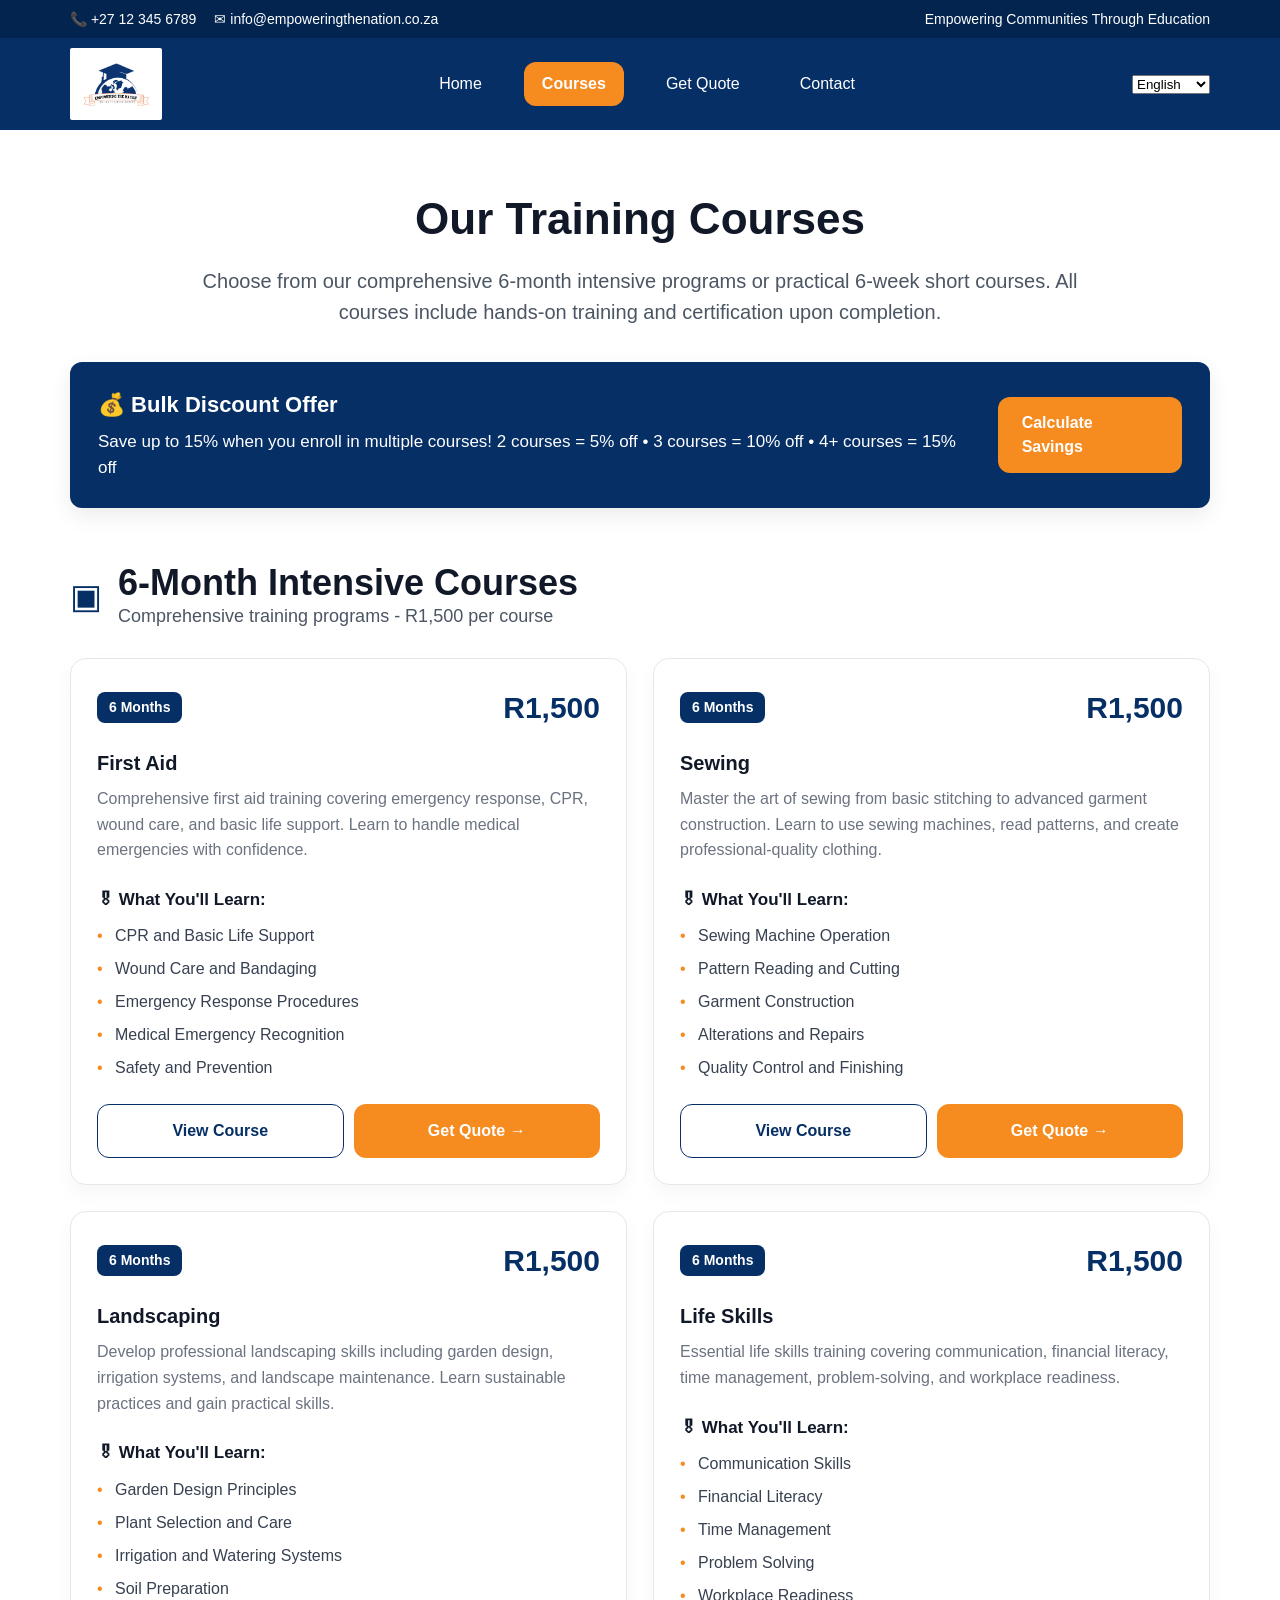
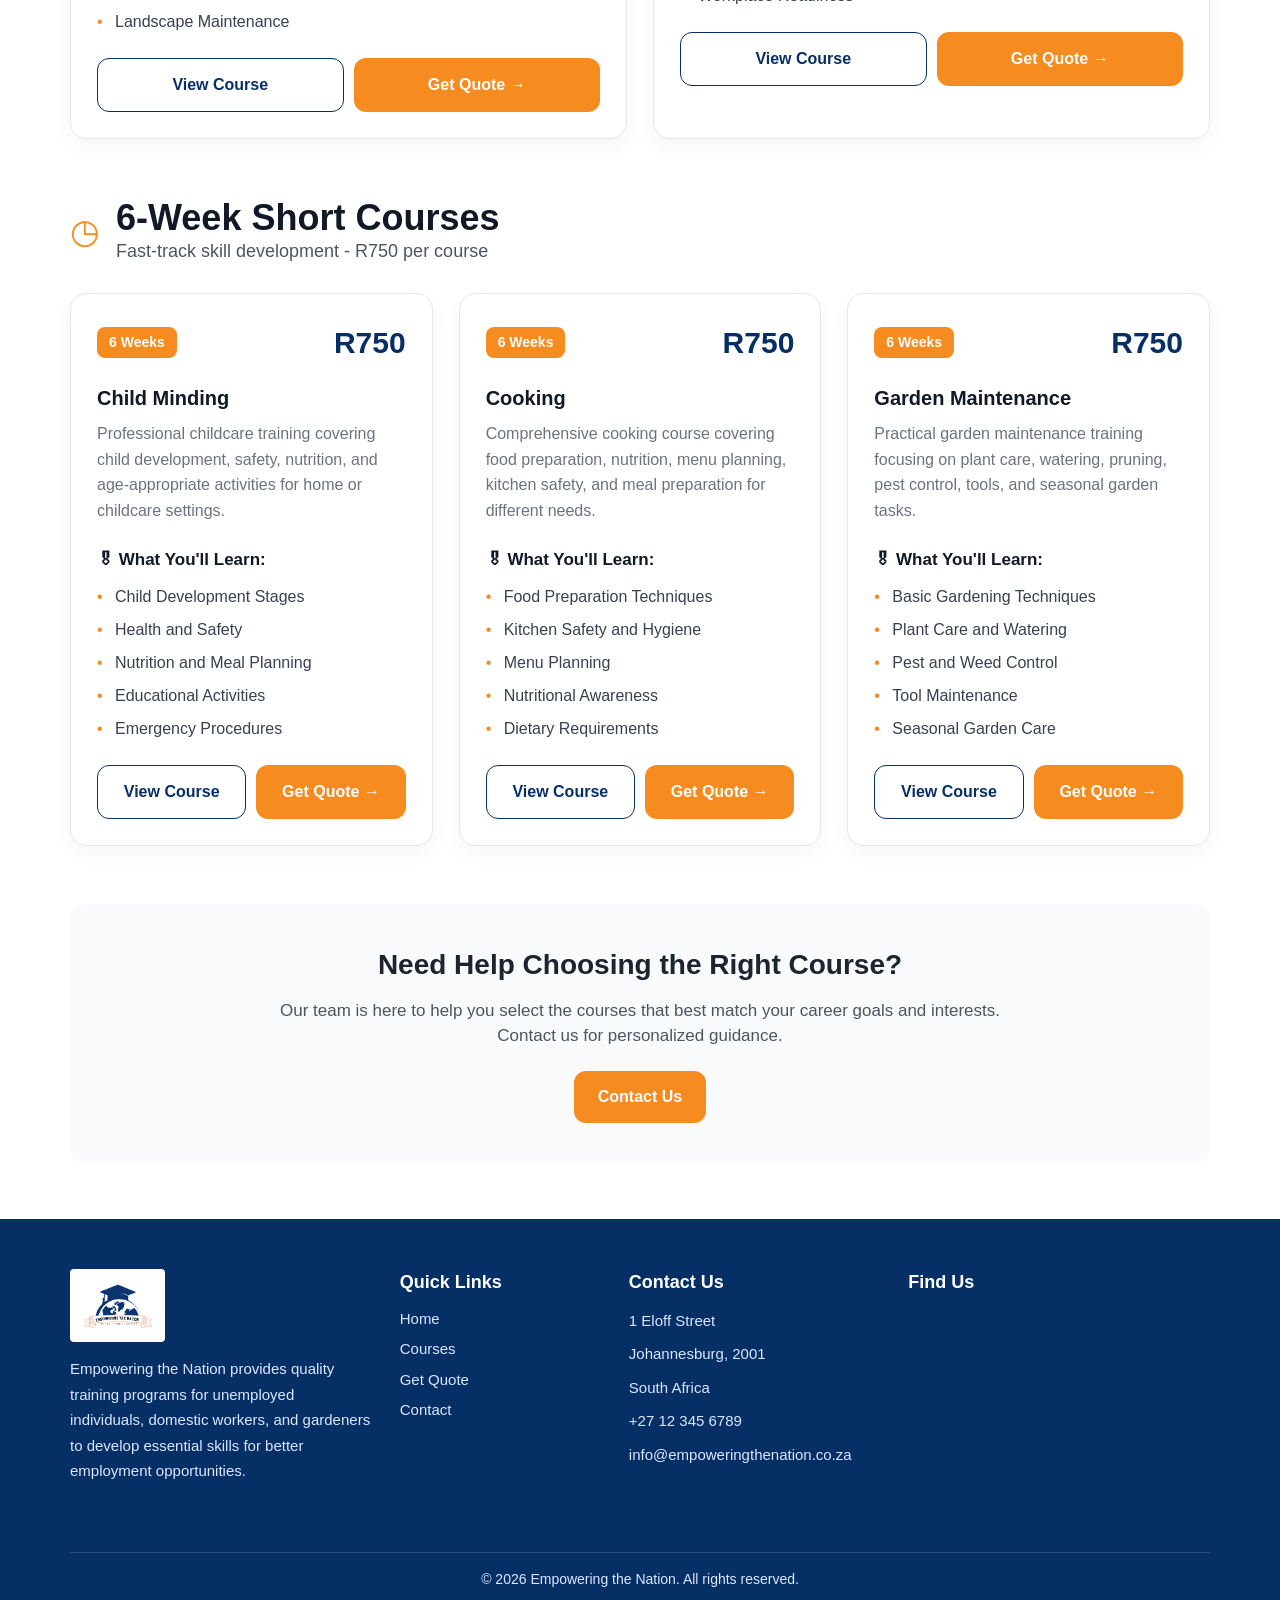
<file: training-programs.html>
<!DOCTYPE html>
<html lang="en" id="html-root">
<head id="head-section">
  <meta charset="UTF-8" id="meta-charset" />
  <meta name="viewport" content="width=device-width, initial-scale=1.0" id="meta-viewport" />
  <title id="page-title">Empowering the Nation | Courses</title>
  <meta name="description" content="View the 6-month and 6-week training courses offered by Empowering the Nation." id="meta-description" />
  <link rel="stylesheet" href="styles.css" id="main-stylesheet" />
</head>
<body id="body-page">
  <div class="top-bar" id="top-bar">
    <div class="container top-bar-inner" id="top-bar-inner">
      <div class="top-left" id="top-left">
        <span id="contact-phone">📞 +27 12 345 6789</span>
        <span id="contact-email">✉ info@empoweringthenation.co.za</span>
      </div>
      <div class="top-right" id="top-right">
        <span id="tagline">Empowering Communities Through Education</span>
      </div>
    </div>
  </div>

  <header class="main-header" id="main-header">
    <div class="container nav-wrap" id="nav-wrap">
      <div class="logo-area" id="logo-area">
        <img src="images/logo.png" alt="Empowering the Nation Logo" class="logo-img" id="logo-img" />
      </div>
      <nav class="main-nav" id="main-nav">
        <a href="index.html" class="nav-link" id="nav-home">Home</a>
        <a href="training-programs.html" class="nav-link active" id="nav-courses">Courses</a>
        <a href="get-quote.html" class="nav-link" id="nav-quote">Get Quote</a>
        <a href="contact.html" class="nav-link" id="nav-contact">Contact</a>
      </nav>

      <nav id="language-nav">
        <select id="language">
          <option value="en">English</option>
          <option value="zu">Zulu</option>
          <option value="xh">Xhosa</option>
          <option value="af">Afrikaans</option>
          <option value="st">Sesotho</option>
        </select>
      </nav>

    </div>
  </header>

  <main class="courses-page" id="courses-page">
    <section class="courses-hero" id="courses-hero">
      <div class="container" id="hero-container">
        <h1 id="hero-title">Our Training Courses</h1>
        <p id="hero-description">
          Choose from our comprehensive 6-month intensive programs or practical 6-week short courses.
          All courses include hands-on training and certification upon completion.
        </p>
      </div>
    </section>

    <section class="container discount-banner" id="discount-banner">
      <div id="discount-text">
        <h2 id="discount-heading">💰 Bulk Discount Offer</h2>
        <p id="discount-description">Save up to 15% when you enroll in multiple courses! 2 courses = 5% off • 3 courses = 10% off • 4+ courses = 15% off</p>
      </div>
      <a href="get-quote.html" class="btn btn-primary" id="discount-btn">Calculate Savings</a>
    </section>

    <section class="container course-group" id="group-intensive">
      <div class="course-heading" id="intensive-heading">
        <span class="course-heading-icon" id="intensive-icon">▣</span>
        <div id="intensive-text">
          <h2 id="intensive-title">6-Month Intensive Courses</h2>
          <p id="intensive-desc">Comprehensive training programs - R1,500 per course</p>
        </div>
      </div>

      <div class="course-card-grid two-col-courses" id="intensive-grid">
        <article class="course-detail-card" id="course-first-aid">
          <div class="course-card-top" id="fa-top"><span class="duration-badge blue-badge">6 Months</span><strong>R1,500</strong></div>
          <h3 id="fa-title">First Aid</h3>
          <p id="fa-desc">Comprehensive first aid training covering emergency response, CPR, wound care, and basic life support. Learn to handle medical emergencies with confidence.</p>
          <h4 id="fa-learn-title">🎖 What You'll Learn:</h4>
          <ul id="fa-learn-list"><li>CPR and Basic Life Support</li><li>Wound Care and Bandaging</li><li>Emergency Response Procedures</li><li>Medical Emergency Recognition</li><li>Safety and Prevention</li></ul>
          <div class="course-actions" id="fa-actions"><a href="#" class="btn outline-btn">View Course</a><a href="get-quote.html" class="btn btn-primary">Get Quote →</a></div>
        </article>

        <article class="course-detail-card" id="course-sewing">
          <div class="course-card-top" id="sew-top"><span class="duration-badge blue-badge">6 Months</span><strong>R1,500</strong></div>
          <h3 id="sew-title">Sewing</h3>
          <p id="sew-desc">Master the art of sewing from basic stitching to advanced garment construction. Learn to use sewing machines, read patterns, and create professional-quality clothing.</p>
          <h4 id="sew-learn-title">🎖 What You'll Learn:</h4>
          <ul id="sew-learn-list"><li>Sewing Machine Operation</li><li>Pattern Reading and Cutting</li><li>Garment Construction</li><li>Alterations and Repairs</li><li>Quality Control and Finishing</li></ul>
          <div class="course-actions" id="sew-actions"><a href="#" class="btn outline-btn">View Course</a><a href="get-quote.html" class="btn btn-primary">Get Quote →</a></div>
        </article>

        <article class="course-detail-card" id="course-landscaping">
          <div class="course-card-top" id="land-top"><span class="duration-badge blue-badge">6 Months</span><strong>R1,500</strong></div>
          <h3 id="land-title">Landscaping</h3>
          <p id="land-desc">Develop professional landscaping skills including garden design, irrigation systems, and landscape maintenance. Learn sustainable practices and gain practical skills.</p>
          <h4 id="land-learn-title">🎖 What You'll Learn:</h4>
          <ul id="land-learn-list"><li>Garden Design Principles</li><li>Plant Selection and Care</li><li>Irrigation and Watering Systems</li><li>Soil Preparation</li><li>Landscape Maintenance</li></ul>
          <div class="course-actions" id="land-actions"><a href="#" class="btn outline-btn">View Course</a><a href="get-quote.html" class="btn btn-primary">Get Quote →</a></div>
        </article>

        <article class="course-detail-card" id="course-life-skills">
          <div class="course-card-top" id="life-top"><span class="duration-badge blue-badge">6 Months</span><strong>R1,500</strong></div>
          <h3 id="life-title">Life Skills</h3>
          <p id="life-desc">Essential life skills training covering communication, financial literacy, time management, problem-solving, and workplace readiness.</p>
          <h4 id="life-learn-title">🎖 What You'll Learn:</h4>
          <ul id="life-learn-list"><li>Communication Skills</li><li>Financial Literacy</li><li>Time Management</li><li>Problem Solving</li><li>Workplace Readiness</li></ul>
          <div class="course-actions" id="life-actions"><a href="#" class="btn outline-btn">View Course</a><a href="get-quote.html" class="btn btn-primary">Get Quote →</a></div>
        </article>
      </div>
    </section>

    <section class="container course-group" id="group-short">
      <div class="course-heading orange-heading" id="short-heading">
        <span class="course-heading-icon" id="short-icon">◷</span>
        <div id="short-text">
          <h2 id="short-title">6-Week Short Courses</h2>
          <p id="short-desc">Fast-track skill development - R750 per course</p>
        </div>
      </div>

      <div class="course-card-grid three-col-courses" id="short-grid">
        <article class="course-detail-card" id="course-child">
          <div class="course-card-top" id="child-top"><span class="duration-badge orange-badge">6 Weeks</span><strong>R750</strong></div>
          <h3 id="child-title">Child Minding</h3>
          <p id="child-desc">Professional childcare training covering child development, safety, nutrition, and age-appropriate activities for home or childcare settings.</p>
          <h4 id="child-learn-title">🎖 What You'll Learn:</h4>
          <ul id="child-learn-list"><li>Child Development Stages</li><li>Health and Safety</li><li>Nutrition and Meal Planning</li><li>Educational Activities</li><li>Emergency Procedures</li></ul>
          <div class="course-actions" id="child-actions"><a href="#" class="btn outline-btn">View Course</a><a href="get-quote.html" class="btn btn-primary">Get Quote →</a></div>
        </article>

        <article class="course-detail-card" id="course-cooking">
          <div class="course-card-top" id="cook-top"><span class="duration-badge orange-badge">6 Weeks</span><strong>R750</strong></div>
          <h3 id="cook-title">Cooking</h3>
          <p id="cook-desc">Comprehensive cooking course covering food preparation, nutrition, menu planning, kitchen safety, and meal preparation for different needs.</p>
          <h4 id="cook-learn-title">🎖 What You'll Learn:</h4>
          <ul id="cook-learn-list"><li>Food Preparation Techniques</li><li>Kitchen Safety and Hygiene</li><li>Menu Planning</li><li>Nutritional Awareness</li><li>Dietary Requirements</li></ul>
          <div class="course-actions" id="cook-actions"><a href="#" class="btn outline-btn">View Course</a><a href="get-quote.html" class="btn btn-primary">Get Quote →</a></div>
        </article>

        <article class="course-detail-card" id="course-garden">
          <div class="course-card-top" id="garden-top"><span class="duration-badge orange-badge">6 Weeks</span><strong>R750</strong></div>
          <h3 id="garden-title">Garden Maintenance</h3>
          <p id="garden-desc">Practical garden maintenance training focusing on plant care, watering, pruning, pest control, tools, and seasonal garden tasks.</p>
          <h4 id="garden-learn-title">🎖 What You'll Learn:</h4>
          <ul id="garden-learn-list"><li>Basic Gardening Techniques</li><li>Plant Care and Watering</li><li>Pest and Weed Control</li><li>Tool Maintenance</li><li>Seasonal Garden Care</li></ul>
          <div class="course-actions" id="garden-actions"><a href="#" class="btn outline-btn">View Course</a><a href="get-quote.html" class="btn btn-primary">Get Quote →</a></div>
        </article>
      </div>
    </section>

    <section class="container help-card" id="help-card">
      <h2 id="help-title">Need Help Choosing the Right Course?</h2>
      <p id="help-desc">Our team is here to help you select the courses that best match your career goals and interests. Contact us for personalized guidance.</p>
      <a href="contact.html" class="btn btn-primary" id="help-btn">Contact Us</a>
    </section>
  </main>

  <footer class="site-footer" id="site-footer">
    <div class="container footer-grid" id="footer-grid">
      <div class="footer-about" id="footer-about">
        <img src="images/logo.png" alt="Empowering the Nation Logo" class="footer-logo-img" id="footer-logo" />
        <p id="footer-desc">Empowering the Nation provides quality training programs for unemployed individuals, domestic workers, and gardeners to develop essential skills for better employment opportunities.</p>
      </div>
      <div class="footer-links" id="footer-links"><h4 id="footer-links-title">Quick Links</h4><a href="index.html" id="footer-home">Home</a><a href="training-programs.html" id="footer-courses">Courses</a><a href="get-quote.html" id="footer-quote">Get Quote</a><a href="contact.html" id="footer-contact">Contact</a></div>
      <div class="footer-contact" id="footer-contact"><h4 id="footer-contact-title">Contact Us</h4><p id="footer-address1">1 Eloff Street</p><p id="footer-address2">Johannesburg, 2001</p><p id="footer-country">South Africa</p><p id="footer-phone">+27 12 345 6789</p><p id="footer-email">info@empoweringthenation.co.za</p></div>
      <div class="footer-map" id="footer-map"><h4 id="footer-map-title">Find Us</h4><div class="map-frame" id="map-frame"><iframe id="map-iframe" src="https://www.google.com/maps?q=1%20Eloff%20Street%2C%20Johannesburg&z=15&output=embed" loading="lazy"></iframe></div></div>
    </div>
    <div class="container footer-bottom" id="footer-bottom"><p id="footer-copy">© 2026 Empowering the Nation. All rights reserved.</p></div>
  </footer>

  <script>
  const translations = {
    en: {
      tagline: "Empowering Communities Through Education",
      heroTitle: "Our Training Courses",
      heroDescription: "Choose from our comprehensive 6-month intensive programs or practical 6-week short courses. All courses include hands-on training and certification upon completion.",
      discountHeading: "💰 Bulk Discount Offer",
      discountDescription: "Save up to 15% when you enroll in multiple courses! 2 courses = 5% off • 3 courses = 10% off • 4+ courses = 15% off",
      intensiveTitle: "6-Month Intensive Courses",
      intensiveDesc: "Comprehensive training programs - R1,500 per course",
      shortTitle: "6-Week Short Courses",
      shortDesc: "Fast-track skill development - R750 per course",
      helpTitle: "Need Help Choosing the Right Course?",
      helpDesc: "Our team is here to help you select the courses that best match your career goals and interests. Contact us for personalized guidance."
    },
    zu: {
      tagline: "Amandla Emiphakathi Ngokufunda",
      heroTitle: "Izifundo Zethu",
      heroDescription: "Khetha phakathi kwezinhlelo eziyizinyanga ezi-6 noma izifundo ezimfushane eziyizinsuku eziyisithupha. Zonke zifaka ukuqeqeshwa okusebenzayo nesitifiketi.",
      discountHeading: "💰 Isaphulelo Sokuthenga Izifundo Eziningi",
      discountDescription: "Gcina kuze kufike ku-15% uma ubhalisa izifundo eziningi! Izifundo ezi-2 = 5% off • Izifundo ezi-3 = 10% off • Izifundo ezi-4+ = 15% off",
      intensiveTitle: "Izifundo Ezibanzi Zenyanga ezi-6",
      intensiveDesc: "Izinhlelo eziyizinyanga ezi-6 - R1,500 isifundo ngasinye",
      shortTitle: "Izifundo Ezimfushane Zamasonto ayi-6",
      shortDesc: "Thuthukisa amakhono ngokushesha - R750 isifundo ngasinye",
      helpTitle: "Udinga Usizo Ekukhetheni Isifundo?",
      helpDesc: "Ithimba lethu likulungele ukukusiza ukhethe izifundo ezihambisana nezifiso zakho zomsebenzi."
    },
    xh: {
      tagline: "Ukomeleza Uluntu Ngemfundo",
      heroTitle: "Izifundo Zethu",
      heroDescription: "Khetha phakathi kweeprogram ezibanzi zeenyanga ezi-6 okanye iikhosi ezimfutshane zeveki ezi-6. Zonke ziquka uqeqesho olusebenzayo kunye nesatifikethi.",
      discountHeading: "💰 Isaphulelo Sokuthenga Izifundo Ezininzi",
      discountDescription: "Gcina ukuya kuthi ga kwi-15% xa ubhalisa kwiikhosi ezininzi! Iikhosi ezi-2 = 5% off • Iikhosi ezi-3 = 10% off • Iikhosi ezi-4+ = 15% off",
      intensiveTitle: "Iikhosi Ezibanzi ZeeNyanga ezi-6",
      intensiveDesc: "Iiprogram ezibanzi - R1,500 ikhosi nganye",
      shortTitle: "Iikhosi Ezimfutshane ZeeVeki ezi-6",
      shortDesc: "Phuhlisa izakhono ngokukhawuleza - R750 ikhosi nganye",
      helpTitle: "Ufuna Uncedo Ekukhetheni Ikhosi?",
      helpDesc: "Iqela lethu likulungele ukukunceda ukhethe iikhosi ezihambelana neenjongo zakho zomsebenzi."
    },
    af: {
      tagline: "Bemagtiging van Gemeenskappe deur Onderwys",
      heroTitle: "Ons Opleidingskursusse",
      heroDescription: "Kies uit ons omvattende 6-maande intensiewe programme of praktiese 6-week kort kursusse. Alle kursusse sluit praktiese opleiding en sertifisering in.",
      discountHeading: "💰 Grootmaat Afslag Aanbod",
      discountDescription: "Spaar tot 15% wanneer jy vir veelvuldige kursusse inskryf! 2 kursusse = 5% afslag • 3 kursusse = 10% afslag • 4+ kursusse = 15% afslag",
      intensiveTitle: "6-Maande Intensiewe Kursusse",
      intensiveDesc: "Omvattende programme - R1,500 per kursus",
      shortTitle: "6-Week Kort Kursusse",
      shortDesc: "Vinnige vaardigheidsontwikkeling - R750 per kursus",
      helpTitle: "Het jy Hulp Nodig om die Regte Kursus te Kies?",
      helpDesc: "Ons span is hier om jou te help kies die kursusse wat die beste by jou loopbaandoelwitte pas."
    },
    st: {
      tagline: "Matlafatsa Sechaba Ka Thuto",
      heroTitle: "Lithuto tsa Rona",
      heroDescription: "Khetha lithuto tsa likhoeli tse 6 kapa tsa libeke tse 6. Lithuto tsohle li kenyelletsa koetliso e sebetsang le setifikeiti.",
      discountHeading: "💰 Tlhahiso ea Theolelo",
      discountDescription: "Boloka ho fihlela ho 15% ha o ingolisa lithuto tse ngata! Lithuto tse 2 = 5% off • Lithuto tse 3 = 10% off • Lithuto tse 4+ = 15% off",
      intensiveTitle: "Lithuto tsa Likhoeli tse 6",
      intensiveDesc: "Lithuto tse felletseng - R1,500 ka thuto",
      shortTitle: "Lithuto tsa Libeke tse 6",
      shortDesc: "Koetliso e potlakileng - R750 ka thuto",
      helpTitle: "U Hloka Thuso ho Khetha Thuto?",
      helpDesc: "Sehlopha sa rona se teng ho u thusa ho khetha lithuto tse lumellanang le lipheo tsa hau tsa mosebetsi."
    }
  };

  document.getElementById("language").addEventListener("change", function() {
    const lang = this.value;
    const t = translations[lang];

    document.getElementById("tagline").textContent = t.tagline;
    document.getElementById("hero-title").textContent = t.heroTitle;
    document.getElementById("hero-description").textContent = t.heroDescription;
    document.getElementById("discount-heading").textContent = t.discountHeading;
    document.getElementById("discount-description").textContent = t.discountDescription;
    document.getElementById("intensive-title").textContent = t.intensiveTitle;
    document.getElementById("intensive-desc").textContent = t.intensiveDesc;
    document.getElementById("short-title").textContent = t.shortTitle;
    document.getElementById("short-desc").textContent = t.shortDesc;
    document.getElementById("help-title").textContent = t.helpTitle;
    document.getElementById("help-desc").textContent = t.helpDesc;
  });
</script>

</body>
</html>
</file>
<file: styles.css>
:root {
  --navy: #062f66;
  --navy-dark: #03244f;
  --orange: #f68b1f;
  --white: #ffffff;
  --section-bg: #f3f4f6;
  --text: #1c2430;
  --muted: #6b7280;
  --border: #e5e7eb;
}

* {
  margin: 0;
  padding: 0;
  box-sizing: border-box;
}

body {
  font-family: Arial, sans-serif;
  color: var(--text);
  background: var(--white);
  line-height: 1.5;
}

.container {
  width: min(1140px, 92%);
  margin: 0 auto;
}

img {
  max-width: 100%;
  display: block;
}

/* TOP BAR */
.top-bar {
  background: var(--navy-dark);
  color: var(--white);
  font-size: 14px;
}

.top-bar-inner {
  min-height: 38px;
  display: flex;
  justify-content: space-between;
  align-items: center;
  gap: 16px;
}

.top-left,
.top-right {
  display: flex;
  align-items: center;
  gap: 18px;
  flex-wrap: wrap;
}

/* HEADER */
.main-header {
  background: var(--navy);
}

.nav-wrap {
  min-height: 92px;
  display: flex;
  justify-content: space-between;
  align-items: center;
  gap: 20px;
}

.logo-area {
  display: flex;
  align-items: center;
}

.logo-img {
  width: 92px;
  background: #fff;
  padding: 6px;
  border-radius: 2px;
}

.main-nav {
  display: flex;
  gap: 24px;
  align-items: center;
  flex-wrap: wrap;
}

.nav-link {
  color: #fff;
  text-decoration: none;
  padding: 10px 18px;
  border-radius: 12px;
  font-weight: 500;
  transition: 0.2s ease;
}

.nav-link:hover {
  background: rgba(255, 255, 255, 0.08);
}

.nav-link.active {
  background: var(--orange);
  font-weight: 700;
}

/* HERO */
.hero {
  background: linear-gradient(180deg, #06366f 0%, #043062 100%);
  color: #fff;
  text-align: center;
  padding: 88px 0 92px;
  position: relative;
  overflow: hidden;
}

.hero-overlay,
.hero-watermark {
  display: none;
}

.hero h1 {
  font-size: 58px;
  line-height: 1.05;
  max-width: 980px;
  margin: 0 auto 18px;
  font-weight: 800;
}

.hero-text {
  font-size: 22px;
  max-width: 980px;
  margin: 0 auto 30px;
}

.hero-buttons {
  display: flex;
  justify-content: center;
  gap: 14px;
  flex-wrap: wrap;
}

/* BUTTONS */
.btn {
  display: inline-flex;
  align-items: center;
  justify-content: center;
  gap: 8px;
  padding: 14px 24px;
  border-radius: 12px;
  text-decoration: none;
  font-weight: 700;
  transition: 0.2s ease;
}

.btn-primary {
  background: var(--orange);
  color: #fff;
}

.btn-primary:hover {
  filter: brightness(1.04);
}

.btn-light {
  background: #fff;
  color: #111827;
}

.btn-light:hover {
  background: #f3f4f6;
}

.preview-btn,
.bulk-home-btn {
  background: var(--navy);
  color: #fff;
}

.preview-btn:hover {
  background: #084188;
}

.bulk-home-btn {
  background: var(--orange);
}

.bulk-home-btn:hover {
  filter: brightness(1.04);
}

/* WHY SECTION */
.why-section {
  padding: 62px 0 68px;
  text-align: center;
}

.why-section h2 {
  font-size: 58px;
  font-weight: 800;
  color: #111827;
  margin-bottom: 12px;
}

.section-subtext {
  max-width: 820px;
  margin: 0 auto 40px;
  font-size: 18px;
  color: #4b5563;
  line-height: 1.6;
}

.features-grid {
  display: grid;
  grid-template-columns: repeat(4, 1fr);
  gap: 22px;
}

.feature-card {
  border: 2px solid var(--border);
  border-radius: 18px;
  background: #fff;
  padding: 28px 26px 24px;
  min-height: 250px;
  text-align: left;
  transition: 0.25s ease;
}

.feature-card:hover {
  border-color: var(--orange);
}

.feature-icon {
  width: 56px;
  height: 56px;
  margin-bottom: 18px;
  color: #173a6a;
}

.feature-icon svg {
  width: 100%;
  height: 100%;
  display: block;
}

.feature-card h3 {
  font-size: 18px;
  line-height: 1.35;
  margin-bottom: 14px;
  color: #111827;
  font-weight: 700;
}

.feature-card p {
  font-size: 15px;
  line-height: 1.6;
  color: var(--muted);
}

/* TRAINING PROGRAMS */
.programs-preview {
  background: var(--section-bg);
  padding: 72px 0 76px;
}

.preview-wrap {
  display: grid;
  grid-template-columns: 1.1fr 0.9fr;
  gap: 36px;
  align-items: start;
}

.preview-left h2 {
  font-size: 54px;
  line-height: 1.1;
  font-weight: 800;
  margin-bottom: 18px;
  color: #111827;
}

.preview-left p {
  font-size: 18px;
  line-height: 1.7;
  color: #4b5563;
  margin-bottom: 24px;
  max-width: 700px;
}

.benefits-list {
  list-style: none;
  padding-left: 0;
  margin-bottom: 32px;
  display: grid;
  gap: 14px;
}

.benefits-list li {
  position: relative;
  padding-left: 34px;
  color: #374151;
  font-size: 17px;
  line-height: 1.5;
}

.benefits-list li::before {
  content: "✓";
  position: absolute;
  left: 0;
  top: 1px;
  width: 21px;
  height: 21px;
  border: 2px solid var(--orange);
  border-radius: 50%;
  color: var(--orange);
  font-size: 13px;
  font-weight: 700;
  display: flex;
  align-items: center;
  justify-content: center;
}

.preview-right {
  display: grid;
  grid-template-columns: 1fr 1fr;
  gap: 18px;
}

.price-card {
  border-radius: 20px;
  color: #fff;
  padding: 28px 24px;
  min-height: 280px;
}

.blue-card {
  background: var(--navy);
}

.orange-card {
  background: var(--orange);
}

.price-card h3 {
  font-size: 22px;
  font-weight: 800;
  margin-bottom: 8px;
}

.small-label {
  font-size: 16px;
  margin-bottom: 24px;
  opacity: 0.95;
}

.price {
  font-size: 32px;
  font-weight: 800;
  margin-bottom: 18px;
}

.price-card ul {
  padding-left: 18px;
}

.price-card li {
  margin-bottom: 8px;
  font-size: 16px;
  line-height: 1.5;
}

/* BULK SECTION */
.bulk-home-section {
  background: var(--navy);
  padding: 72px 0 80px;
  color: #fff;
  text-align: center;
}

.bulk-home-box h2 {
  font-size: 46px;
  font-weight: 800;
  margin-bottom: 12px;
}

.bulk-home-box p {
  font-size: 18px;
  color: rgba(255, 255, 255, 0.92);
  margin-bottom: 34px;
}

.bulk-home-grid {
  display: grid;
  grid-template-columns: repeat(4, 1fr);
  gap: 18px;
  margin-bottom: 28px;
}

.bulk-home-card {
  background: #0b4c9a;
  padding: 24px 16px;
  border-radius: 16px;
}

.bulk-home-card strong {
  display: block;
  font-size: 42px;
  font-weight: 800;
  margin-bottom: 4px;
}

.bulk-home-card span {
  display: block;
  font-size: 16px;
}

/* READY */
.ready-white-section {
  padding: 70px 0 74px;
  text-align: center;
}

.ready-white-box h2 {
  font-size: 52px;
  font-weight: 800;
  margin-bottom: 14px;
  color: #111827;
}

.ready-white-box p {
  max-width: 860px;
  margin: 0 auto 22px;
  color: #4b5563;
  font-size: 18px;
  line-height: 1.6;
}

/* FOOTER */
.site-footer {
  background: var(--navy);
  color: #fff;
  padding: 50px 0 20px;
}

.footer-grid {
  display: grid;
  grid-template-columns: 1.2fr 0.8fr 1fr 1.2fr;
  gap: 28px;
  align-items: start;
}

.footer-logo-img {
  width: 95px;
  background: #fff;
  padding: 6px;
  border-radius: 4px;
  margin-bottom: 14px;
}

.footer-about p,
.footer-contact p {
  margin-bottom: 8px;
  line-height: 1.7;
  color: #dbe7ff;
  font-size: 15px;
}

.footer-links h4,
.footer-contact h4,
.footer-map h4 {
  margin-bottom: 12px;
  font-size: 18px;
}

.footer-links a {
  display: block;
  color: #dbe7ff;
  text-decoration: none;
  margin-bottom: 8px;
  font-size: 15px;
}

.footer-links a:hover {
  color: var(--orange);
}

.map-frame {
  border-radius: 12px;
  overflow: hidden;
  min-height: 220px;
}

.map-frame iframe {
  width: 100%;
  height: 220px;
  border: 0;
  display: block;
}

.footer-bottom {
  text-align: center;
  margin-top: 24px;
  padding-top: 16px;
  border-top: 1px solid rgba(255, 255, 255, 0.15);
  color: #dbe7ff;
  font-size: 14px;
}

/* RESPONSIVE */
@media (max-width: 1000px) {
  .features-grid,
  .bulk-home-grid {
    grid-template-columns: 1fr 1fr;
  }

  .preview-wrap {
    grid-template-columns: 1fr;
  }

  .footer-grid {
    grid-template-columns: 1fr 1fr;
  }
}

@media (max-width: 700px) {
  .top-bar-inner,
  .nav-wrap,
  .main-nav {
    flex-direction: column;
    align-items: flex-start;
  }

  .hero h1 {
    font-size: 36px;
  }

  .why-section h2,
  .preview-left h2,
  .ready-white-box h2 {
    font-size: 36px;
  }

  .features-grid,
  .bulk-home-grid,
  .footer-grid,
  .preview-right {
    grid-template-columns: 1fr;
  }
}
/* =========================
   COURSES PAGE
   ========================= */
.courses-page {
  background: #fff;
}

.courses-hero {
  padding: 56px 0 34px;
  text-align: center;
}

.courses-hero h1 {
  font-size: 44px;
  font-weight: 800;
  color: #111827;
  margin-bottom: 14px;
}

.courses-hero p {
  max-width: 920px;
  margin: 0 auto;
  font-size: 20px;
  line-height: 1.55;
  color: #4b5563;
}

.discount-banner {
  background: var(--navy);
  color: #fff;
  border-radius: 12px;
  padding: 26px 28px;
  display: flex;
  justify-content: space-between;
  align-items: center;
  gap: 22px;
  margin-bottom: 54px;
  box-shadow: 0 8px 22px rgba(0, 0, 0, 0.08);
}

.discount-banner h2 {
  font-size: 22px;
  margin-bottom: 8px;
}

.discount-banner p {
  font-size: 17px;
  line-height: 1.55;
}

.course-group {
  margin-bottom: 58px;
}

.course-heading {
  display: flex;
  align-items: center;
  gap: 16px;
  margin-bottom: 28px;
}

.course-heading-icon {
  color: var(--navy);
  font-size: 34px;
  line-height: 1;
}

.orange-heading .course-heading-icon {
  color: var(--orange);
}

.course-heading h2 {
  font-size: 36px;
  font-weight: 800;
  color: #111827;
  line-height: 1.15;
}

.course-heading p {
  font-size: 18px;
  color: #4b5563;
}

.course-card-grid {
  display: grid;
  gap: 26px;
}

.two-col-courses {
  grid-template-columns: repeat(2, 1fr);
}

.three-col-courses {
  grid-template-columns: repeat(3, 1fr);
}

.course-detail-card {
  border: 1px solid var(--border);
  border-radius: 16px;
  padding: 26px;
  background: #fff;
  box-shadow: 0 8px 20px rgba(0,0,0,0.04);
}

.course-card-top {
  display: flex;
  justify-content: space-between;
  align-items: center;
  gap: 12px;
  margin-bottom: 18px;
}

.course-card-top strong {
  color: var(--navy);
  font-size: 30px;
  font-weight: 800;
}

.duration-badge {
  color: #fff;
  border-radius: 8px;
  padding: 5px 12px;
  font-size: 14px;
  font-weight: 700;
}

.blue-badge {
  background: var(--navy);
}

.orange-badge {
  background: var(--orange);
}

.course-detail-card h3 {
  font-size: 20px;
  color: #111827;
  margin-bottom: 8px;
}

.course-detail-card p {
  color: #6b7280;
  line-height: 1.6;
  margin-bottom: 24px;
}

.course-detail-card h4 {
  color: #111827;
  margin-bottom: 12px;
  font-size: 17px;
}

.course-detail-card ul {
  list-style: none;
  margin-bottom: 24px;
}

.course-detail-card li {
  color: #374151;
  margin-bottom: 9px;
  position: relative;
  padding-left: 18px;
}

.course-detail-card li::before {
  content: "•";
  color: var(--orange);
  position: absolute;
  left: 0;
}

.course-actions {
  display: grid;
  grid-template-columns: 1fr 1fr;
  gap: 10px;
}

.outline-btn {
  border: 1.5px solid var(--navy);
  color: var(--navy);
  background: #fff;
}

.help-card {
  background: #f8fafc;
  border-radius: 16px;
  padding: 40px 28px;
  text-align: center;
  margin-bottom: 56px;
}

.help-card h2 {
  font-size: 28px;
  margin-bottom: 12px;
}

.help-card p {
  max-width: 760px;
  margin: 0 auto 22px;
  color: #4b5563;
  font-size: 17px;
}

/* =========================
   CONTACT PAGE
   ========================= */
.contact-title {
  padding: 48px 0 34px;
  text-align: center;
}

.contact-title h1 {
  font-size: 44px;
  font-weight: 800;
  color: #111827;
  margin-bottom: 12px;
}

.contact-title p {
  max-width: 870px;
  margin: 0 auto;
  font-size: 20px;
  color: #4b5563;
  line-height: 1.5;
}

.contact-layout {
  display: grid;
  grid-template-columns: 2fr 1fr;
  gap: 32px;
  align-items: start;
  margin-bottom: 34px;
}

.contact-form-card,
.side-card,
.find-us-card {
  border: 1px solid var(--border);
  border-radius: 16px;
  background: #fff;
  padding: 26px;
}

.contact-form-card h2,
.side-card h3,
.find-us-card h2 {
  color: #111827;
  margin-bottom: 6px;
}

.contact-form-card p,
.side-subtitle,
.find-us-card p {
  color: #6b7280;
  margin-bottom: 22px;
}

.contact-form-card label {
  display: block;
  color: #111827;
  font-weight: 700;
  margin: 16px 0 8px;
}

.contact-form-card input,
.contact-form-card select,
.contact-form-card textarea {
  width: 100%;
  border: 0;
  background: #f3f4f6;
  border-radius: 10px;
  padding: 14px 16px;
  font: inherit;
  color: #111827;
}

.contact-form-card textarea {
  min-height: 92px;
  resize: vertical;
}

.form-two {
  display: grid;
  grid-template-columns: 1fr 1fr;
  gap: 18px;
}

.form-btn {
  width: 100%;
  border: 0;
  cursor: pointer;
  margin-top: 20px;
}

.contact-side {
  display: grid;
  gap: 20px;
}

.side-card h4 {
  margin-top: 18px;
  margin-bottom: 4px;
  color: #4b5563;
}

.side-card p {
  color: #111827;
  margin-bottom: 8px;
  line-height: 1.55;
}

.dark-card {
  background: var(--navy);
  color: #fff;
}

.dark-card h3 {
  color: #fff;
  margin-bottom: 18px;
}

.dark-card ul {
  list-style: none;
}

.dark-card li {
  margin-bottom: 10px;
  position: relative;
  padding-left: 26px;
}

.dark-card li::before {
  content: "✓";
  color: var(--orange);
  position: absolute;
  left: 0;
  font-weight: 800;
}

.find-us-card {
  margin-bottom: 50px;
  overflow: hidden;
}

.large-map {
  margin: 22px -26px -26px;
  height: 380px;
}

.large-map iframe {
  width: 100%;
  height: 100%;
  border: 0;
  display: block;
}

@media (max-width: 1000px) {
  .two-col-courses,
  .three-col-courses,
  .contact-layout {
    grid-template-columns: 1fr;
  }

  .discount-banner {
    flex-direction: column;
    align-items: flex-start;
  }
}

@media (max-width: 700px) {
  .courses-hero h1,
  .contact-title h1 {
    font-size: 34px;
  }

  .course-heading h2 {
    font-size: 28px;
  }

  .course-actions,
  .form-two {
    grid-template-columns: 1fr;
  }
}

/* QUOTE PAGE */
.quote-page {
  background: #f8fafc;
  padding-bottom: 60px;
}

.quote-title {
  text-align: center;
  padding: 58px 0 34px;
}

.quote-title-icon {
  width: 62px;
  height: 62px;
  color: var(--navy);
  margin: 0 auto 18px;
}

.quote-title-icon svg {
  width: 100%;
  height: 100%;
}

.quote-title h1 {
  font-size: 48px;
  line-height: 1.1;
  font-weight: 800;
  color: #111827;
  margin-bottom: 16px;
}

.quote-title p {
  max-width: 900px;
  margin: 0 auto;
  font-size: 20px;
  line-height: 1.55;
  color: #4b5563;
}

.quote-layout {
  display: grid;
  grid-template-columns: minmax(0, 2fr) minmax(320px, 0.95fr);
  gap: 34px;
  align-items: start;
}

.quote-card,
.quote-summary-card {
  background: #fff;
  border: 1px solid var(--border);
  border-radius: 16px;
  overflow: hidden;
  box-shadow: 0 2px 10px rgba(15, 23, 42, 0.03);
}

.course-select-card {
  padding: 26px;
}

.course-select-card h2 {
  font-size: 20px;
  color: #111827;
  margin-bottom: 6px;
}

.course-select-card > p {
  color: #6b7280;
  font-size: 16px;
  line-height: 1.55;
  margin-bottom: 22px;
}

.quote-discount-banner {
  background: var(--navy);
  color: #fff;
  border-radius: 12px;
  padding: 18px 20px;
  margin-bottom: 26px;
  display: grid;
  gap: 6px;
}

.quote-discount-banner strong,
.quote-discount-banner span {
  font-size: 16px;
}

.course-select-group {
  margin-top: 28px;
}

.quote-section-heading {
  display: flex;
  align-items: center;
  gap: 12px;
  margin-bottom: 14px;
}

.quote-section-heading h3 {
  font-size: 22px;
  color: #111827;
}

.quote-section-heading span {
  border: 1px solid var(--border);
  border-radius: 999px;
  padding: 4px 10px;
  font-size: 14px;
  color: #111827;
  background: #fff;
}

.quote-course-row {
  display: flex;
  align-items: center;
  gap: 14px;
  border: 2px solid var(--border);
  border-radius: 12px;
  padding: 16px 18px;
  margin-bottom: 14px;
  background: #fff;
  cursor: pointer;
  transition: 0.2s ease;
}

.quote-course-row:hover {
  border-color: var(--orange);
  background: #fffaf5;
}

.quote-course-row input {
  width: 18px;
  height: 18px;
  flex-shrink: 0;
  accent-color: var(--orange);
}

.quote-course-row input:checked + .quote-course-name {
  color: var(--navy);
}

.quote-course-name {
  display: grid;
  font-weight: 700;
  color: #111827;
  flex: 1;
}

.quote-course-name small {
  font-size: 14px;
  font-weight: 600;
  color: #4b5563;
}

.quote-course-row strong {
  color: #111827;
  font-size: 16px;
}

.quote-summary-card {
  position: sticky;
  top: 16px;
}

.quote-summary-header {
  background: var(--navy);
  color: #fff;
  padding: 22px 26px;
}

.quote-summary-header h2 {
  font-size: 20px;
  margin-bottom: 4px;
}

.quote-summary-header p {
  font-size: 16px;
}

.quote-summary-body {
  min-height: 260px;
  padding: 28px 26px;
}

.empty-quote-icon {
  width: 58px;
  height: 58px;
  color: #9ca3af;
  margin: 50px auto 16px;
}

.empty-quote-icon svg {
  width: 100%;
  height: 100%;
}

.empty-quote-text {
  text-align: center;
  color: #6b7280;
  font-size: 16px;
}

.selected-course-line {
  display: flex;
  justify-content: space-between;
  gap: 16px;
  padding: 12px 0;
  border-bottom: 1px solid #eef2f7;
}

.selected-course-line strong {
  color: #111827;
}

.selected-course-line small {
  display: block;
  color: #6b7280;
  margin-top: 2px;
}

.quote-total-lines {
  margin-top: 18px;
  display: grid;
  gap: 10px;
}

.quote-total-line {
  display: flex;
  justify-content: space-between;
  gap: 12px;
  color: #374151;
}

.quote-total-line.discount-line {
  color: var(--orange);
  font-weight: 700;
}

.quote-grand-total {
  margin-top: 16px;
  padding-top: 16px;
  border-top: 2px solid var(--border);
  display: flex;
  justify-content: space-between;
  align-items: center;
  font-size: 22px;
  font-weight: 800;
  color: #111827;
}

.quote-actions {
  margin-top: 20px;
  display: grid;
  gap: 10px;
}

.quote-actions .btn {
  width: 100%;
}

.clear-quote-btn {
  border: 1px solid var(--border);
  background: #fff;
  color: #111827;
}

@media (max-width: 1000px) {
  .quote-layout {
    grid-template-columns: 1fr;
  }

  .quote-summary-card {
    position: static;
  }
}

@media (max-width: 700px) {
  .quote-title h1 {
    font-size: 34px;
  }

  .quote-title p {
    font-size: 17px;
  }

  .course-select-card,
  .quote-summary-body,
  .quote-summary-header {
    padding: 20px;
  }

  .quote-section-heading {
    align-items: flex-start;
    flex-direction: column;
  }
}
</file>
